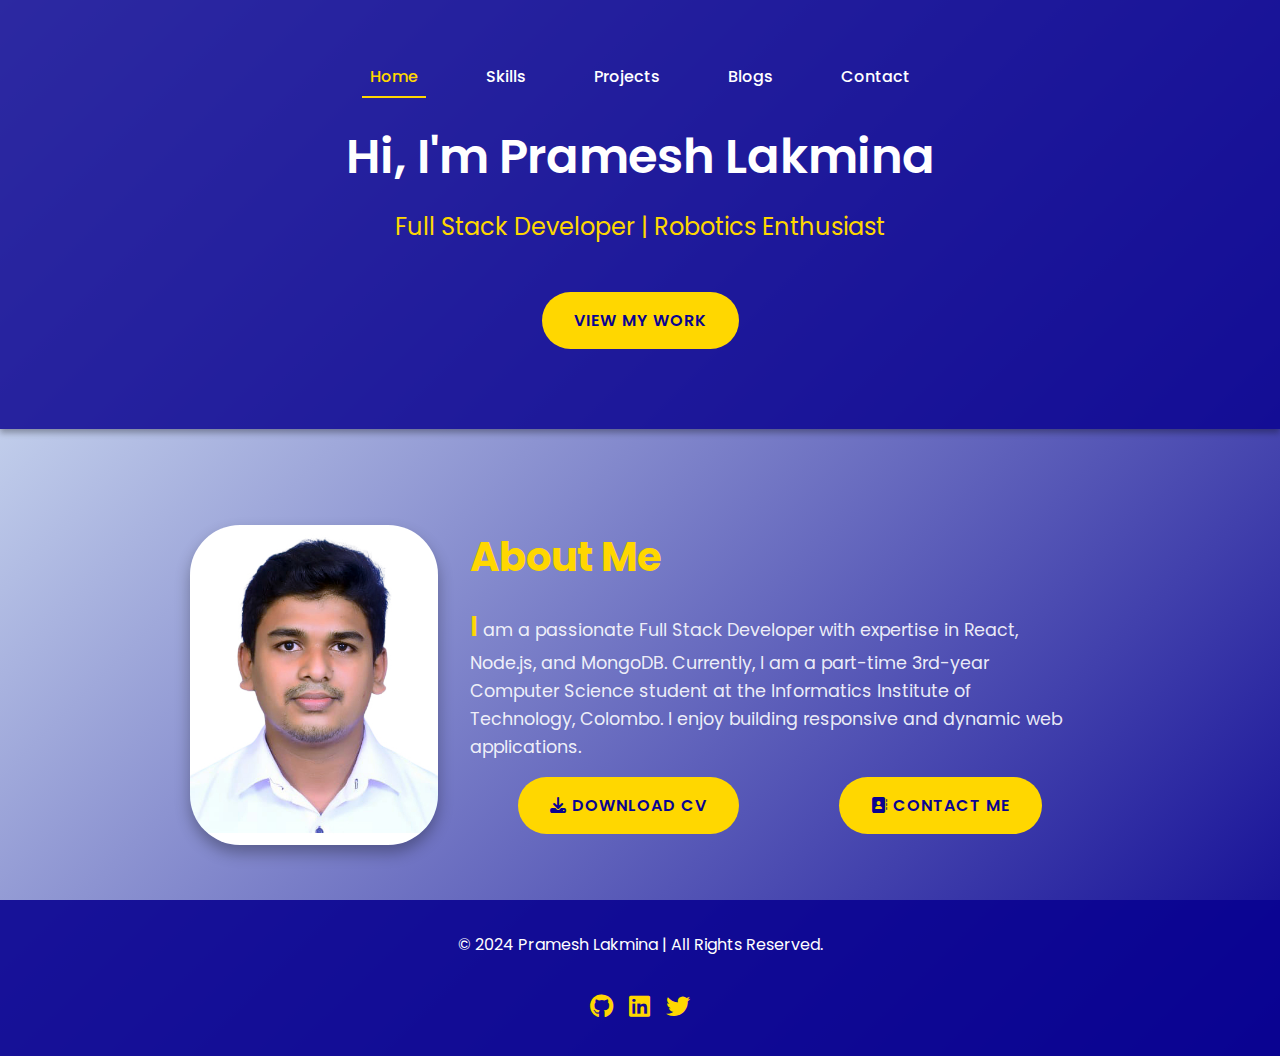
<file: index.html>
<!DOCTYPE html>
<html lang="en">
  <head>
    <meta charset="UTF-8" />
    <meta name="viewport" content="width=device-width, initial-scale=1.0" />
    <link rel="stylesheet" href="./public/styles/styles.css" />
    <link rel="icon" href="./public/images/profile.jpg" />
    <title>Pramesh Lakmina - Portfolio</title>
  </head>
  <body>
    <header id="hero-header" class="hero-header">
      <input type="checkbox" id="menuToggle" />
      <label for="menuToggle" class="menu-toggle">
        <i class="fas fa-bars"></i>
      </label>

      <nav id="main-nav" class="main-nav">
        <a href="index.html" class="active">Home</a>
        <a href="./src/skills.html">Skills</a>
        <a href="./src/projects.html">Projects</a>
        <a href="./src/blogs.html">Blogs</a>
        <a href="./src/contact.html">Contact</a>
      </nav>
      <h1 id="main-title" class="main-title">Hi, I'm Pramesh Lakmina</h1>
      <p id="tagline" class="tagline">
        Full Stack Developer | Robotics Enthusiast
      </p>
      <a href="./src/projects.html" id="cta-view-work" class="cta-button"
        >View My Work</a
      >
    </header>

    <section id="about-me" class="about-me">
      <div id="profile-img" class="profile-img">
        <img src="./public/images/profile.jpg" alt="Pramesh Lakmina" />
      </div>
      <div id="about-content" class="about-content">
        <h2 id="about-title">About Me</h2>
        <p id="about-description">
          I am a passionate Full Stack Developer with expertise in React,
          Node.js, and MongoDB. Currently, I am a part-time 3rd-year Computer
          Science student at the Informatics Institute of Technology, Colombo. I
          enjoy building responsive and dynamic web applications.
        </p>

        <div class="about-me-cta-button-container">
          <a
            href="./public/documents/Pramesh Priyashan Lakmina (1).pdf"
            target="_blank"
            id="cta-download-cv"
            class="cta-button"
            ><i class="fa-solid fa-download"></i> Download CV</a
          >
          <a href="./src/contact.html" id="cta-contact-me" class="cta-button"
            ><i class="fa fa-address-book"></i> contact me</a
          >
        </div>
      </div>
    </section>

    <footer id="main-footer">
      <div id="footer-content" class="footer-content">
        <p id="footer-text">
          &copy; 2024 Pramesh Lakmina | All Rights Reserved.
        </p>
        <div class="social-icons">
          <a href="https://github.com/RVKPP-Lakmina" target="_blank"
            ><i class="fab fa-github"></i
          ></a>
          <a
            href="https://www.linkedin.com/in/rvkp-priyashan-lakmina/"
            target="_blank"
            ><i class="fab fa-linkedin"></i
          ></a>
          <a href="#" target="_blank"><i class="fab fa-twitter"></i></a>
        </div>
      </div>
    </footer>
  </body>
</html>
</file>
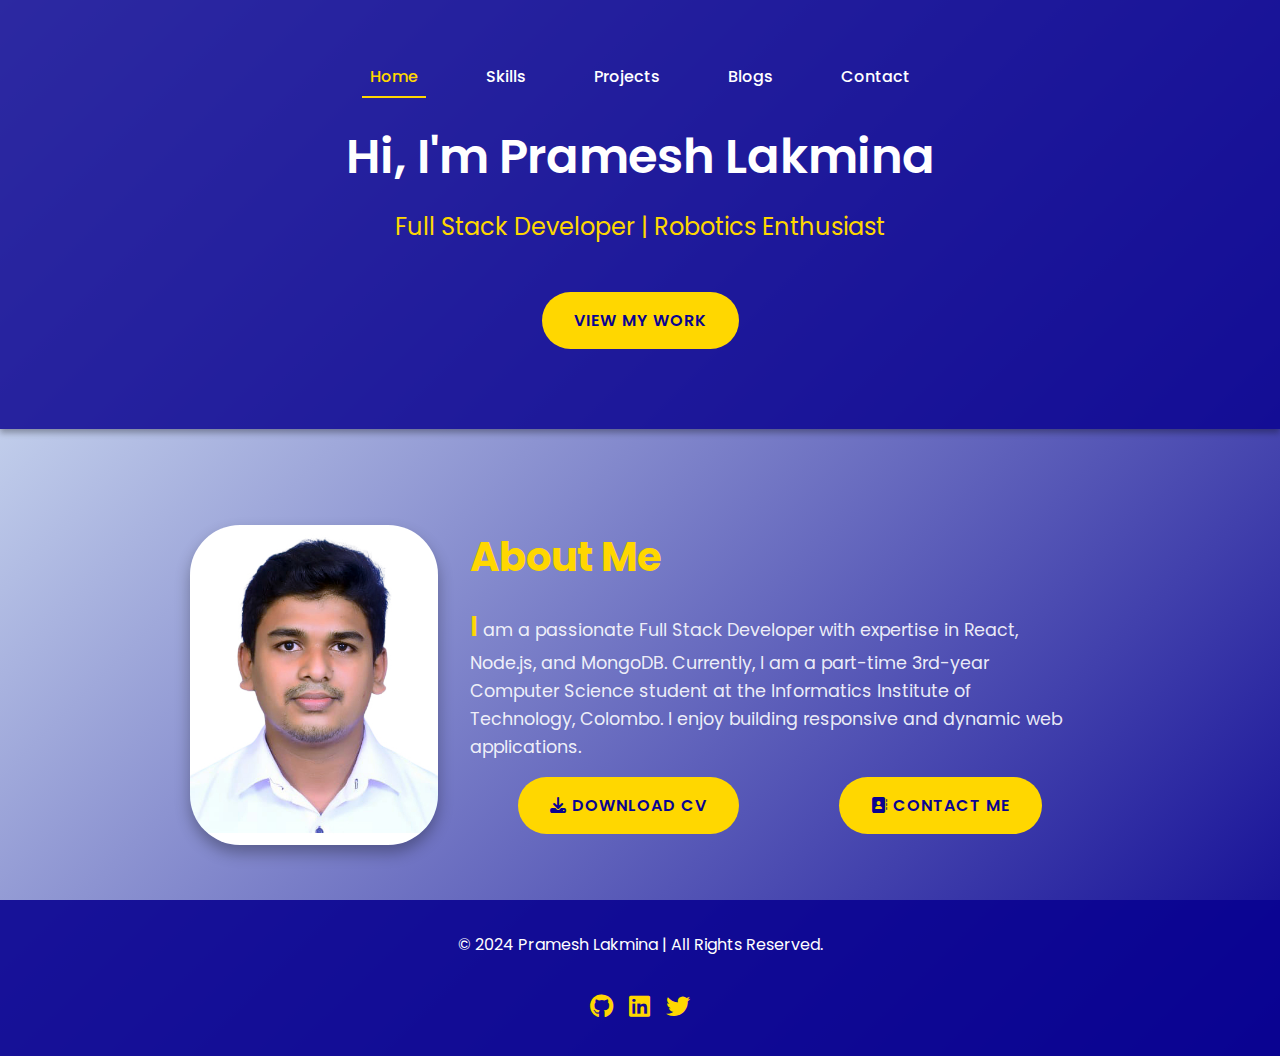
<file: src/index.html>
<!DOCTYPE html>
<html lang="en">
  <head>
    <meta charset="UTF-8" />
    <meta name="viewport" content="width=device-width, initial-scale=1.0" />
    <link rel="stylesheet" href="../public/styles/styles.css" />
    <title>Pramesh Lakmina - Portfolio</title>
  </head>
  <body>
    <header id="hero-header" class="hero-header">
      <input type="checkbox" id="menuToggle" />
      <label for="menuToggle" class="menu-toggle">
        <i class="fas fa-bars"></i>
      </label>

      <nav id="main-nav" class="main-nav">
        <a href="index.html" class="active">Home</a>
        <a href="skills.html">Skills</a>
        <a href="projects.html">Projects</a>
        <a href="blogs.html">Blogs</a>
        <a href="contact.html">Contact</a>
      </nav>
      <h1 id="main-title" class="main-title">Hi, I'm Pramesh Lakmina</h1>
      <p id="tagline" class="tagline">
        Full Stack Developer | Robotics Enthusiast
      </p>
      <a href="projects.html" id="cta-view-work" class="cta-button"
        >View My Work</a
      >
    </header>

    <section id="about-me" class="about-me">
      <div id="profile-img" class="profile-img">
        <img src="../public/images/profile.jpg" alt="Pramesh Lakmina" />
      </div>
      <div id="about-content" class="about-content">
        <h2 id="about-title">About Me</h2>
        <p id="about-description">
          I am a passionate Full Stack Developer with expertise in React,
          Node.js, and MongoDB. Currently, I am a part-time 3rd-year Computer
          Science student at the Informatics Institute of Technology, Colombo. I
          enjoy building responsive and dynamic web applications.
        </p>

        <div class="about-me-cta-button-container">
          <a
            href="../public//documents/Pramesh Priyashan Lakmina (1).pdf"
            target="_blank"
            id="cta-download-cv"
            class="cta-button"
            ><i class="fa-solid fa-download"></i> Download CV</a
          >
          <a href="../src/contact.html" id="cta-contact-me" class="cta-button"
            ><i class="fa fa-address-book"></i> contact me</a
          >
        </div>
      </div>
    </section>

    <footer id="main-footer">
      <div id="footer-content" class="footer-content">
        <p id="footer-text">
          &copy; 2024 Pramesh Lakmina | All Rights Reserved.
        </p>
        <div class="social-icons">
          <a href="https://github.com/RVKPP-Lakmina" target="_blank"
            ><i class="fab fa-github"></i
          ></a>
          <a
            href="https://www.linkedin.com/in/rvkp-priyashan-lakmina/"
            target="_blank"
            ><i class="fab fa-linkedin"></i
          ></a>
          <a href="#" target="_blank"><i class="fab fa-twitter"></i></a>
        </div>
      </div>
    </footer>
  </body>
</html>
</file>
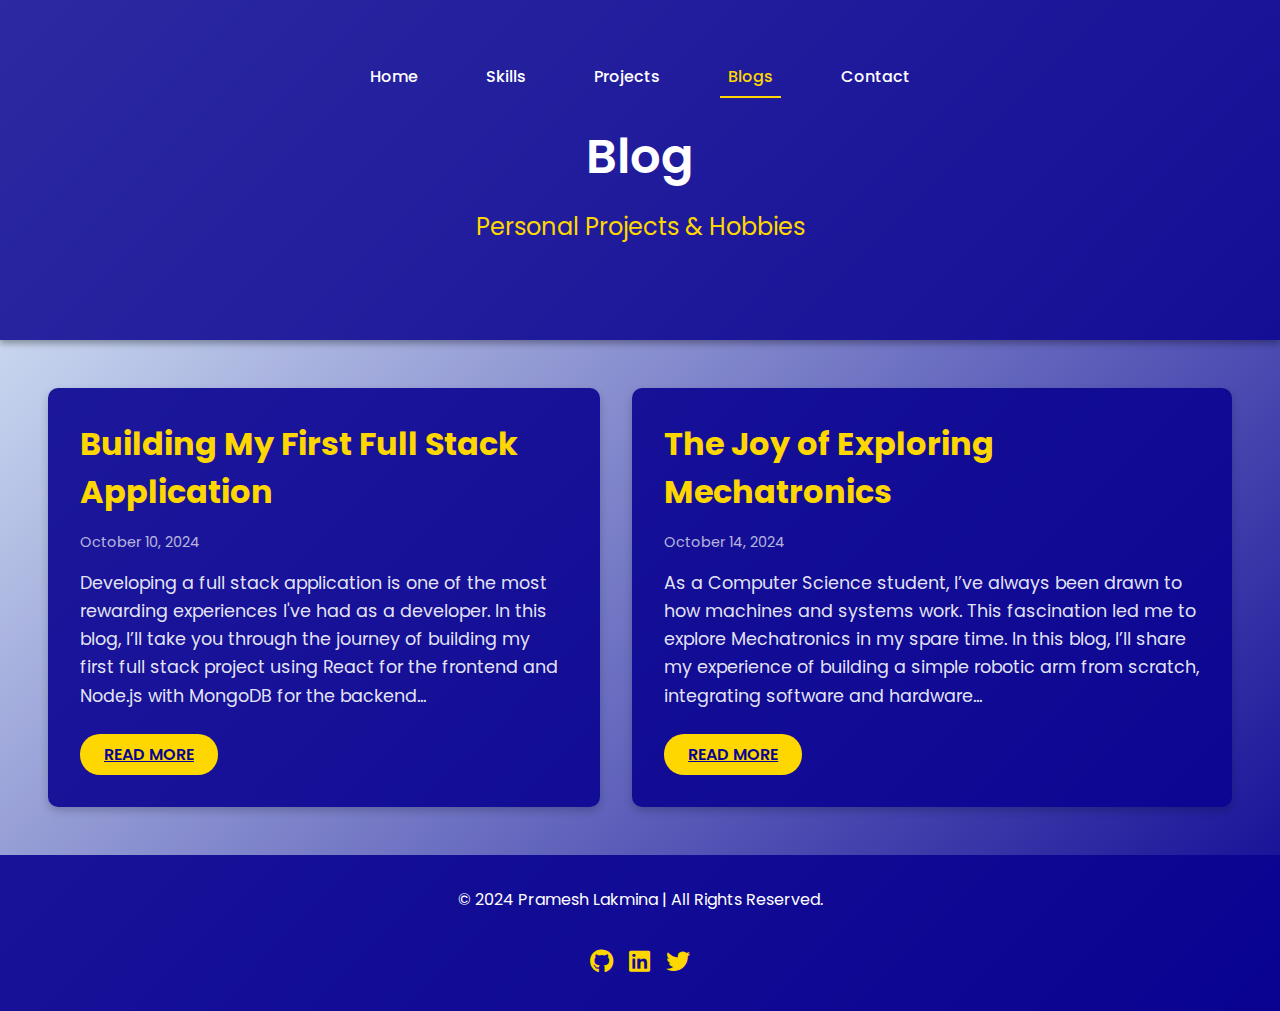
<file: src/blogs.html>
<!DOCTYPE html>
<html lang="en">
  <head>
    <meta charset="UTF-8" />
    <meta name="viewport" content="width=device-width, initial-scale=1.0" />
    <link rel="stylesheet" href="../public/styles/styles.css" />
    <link rel="icon" href="../public/images/profile.jpg" />
    <title>Pramesh Lakmina - Blog</title>
  </head>
  <body>
    <header class="hero-header">
      <input type="checkbox" id="menuToggle" />
      <label for="menuToggle" class="menu-toggle">
        <i class="fas fa-bars"></i>
      </label>

      <nav id="main-nav" class="main-nav">
        <a href="../index.html">Home</a>
        <a href="skills.html">Skills</a>
        <a href="projects.html">Projects</a>
        <a href="blogs.html" class="active">Blogs</a>
        <a href="contact.html">Contact</a>
      </nav>
      <h1 class="main-title">Blog</h1>
      <p class="tagline">Personal Projects & Hobbies</p>
    </header>

    <section class="blog-section">
      <article class="blog-post">
        <h2>Building My First Full Stack Application</h2>
        <time datetime="2024-10-10">October 10, 2024</time>
        <p>
          Developing a full stack application is one of the most rewarding
          experiences I've had as a developer. In this blog, I’ll take you
          through the journey of building my first full stack project using
          React for the frontend and Node.js with MongoDB for the backend...
        </p>
        <div>
          <a href="./pages/fullstack-blog.html" class="read-more">Read more</a>
        </div>
      </article>

      <article class="blog-post">
        <h2>The Joy of Exploring Mechatronics</h2>
        <time datetime="2024-10-14">October 14, 2024</time>
        <p>
          As a Computer Science student, I’ve always been drawn to how machines
          and systems work. This fascination led me to explore Mechatronics in
          my spare time. In this blog, I’ll share my experience of building a
          simple robotic arm from scratch, integrating software and hardware...
        </p>
        <div>
          <a href="./pages/mechatronics-blog.html" class="read-more"
            >Read more</a
          >
        </div>
      </article>
    </section>

    <footer>
      <div class="footer-content">
        <p>&copy; 2024 Pramesh Lakmina | All Rights Reserved.</p>
        <div class="social-icons">
          <a href="https://github.com/RVKPP-Lakmina" target="_blank"
            ><i class="fab fa-github"></i
          ></a>
          <a
            href="https://www.linkedin.com/in/rvkp-priyashan-lakmina/"
            target="_blank"
            ><i class="fab fa-linkedin"></i
          ></a>
          <a href="#" target="_blank"><i class="fab fa-twitter"></i></a>
        </div>
      </div>
    </footer>
  </body>
</html>
</file>
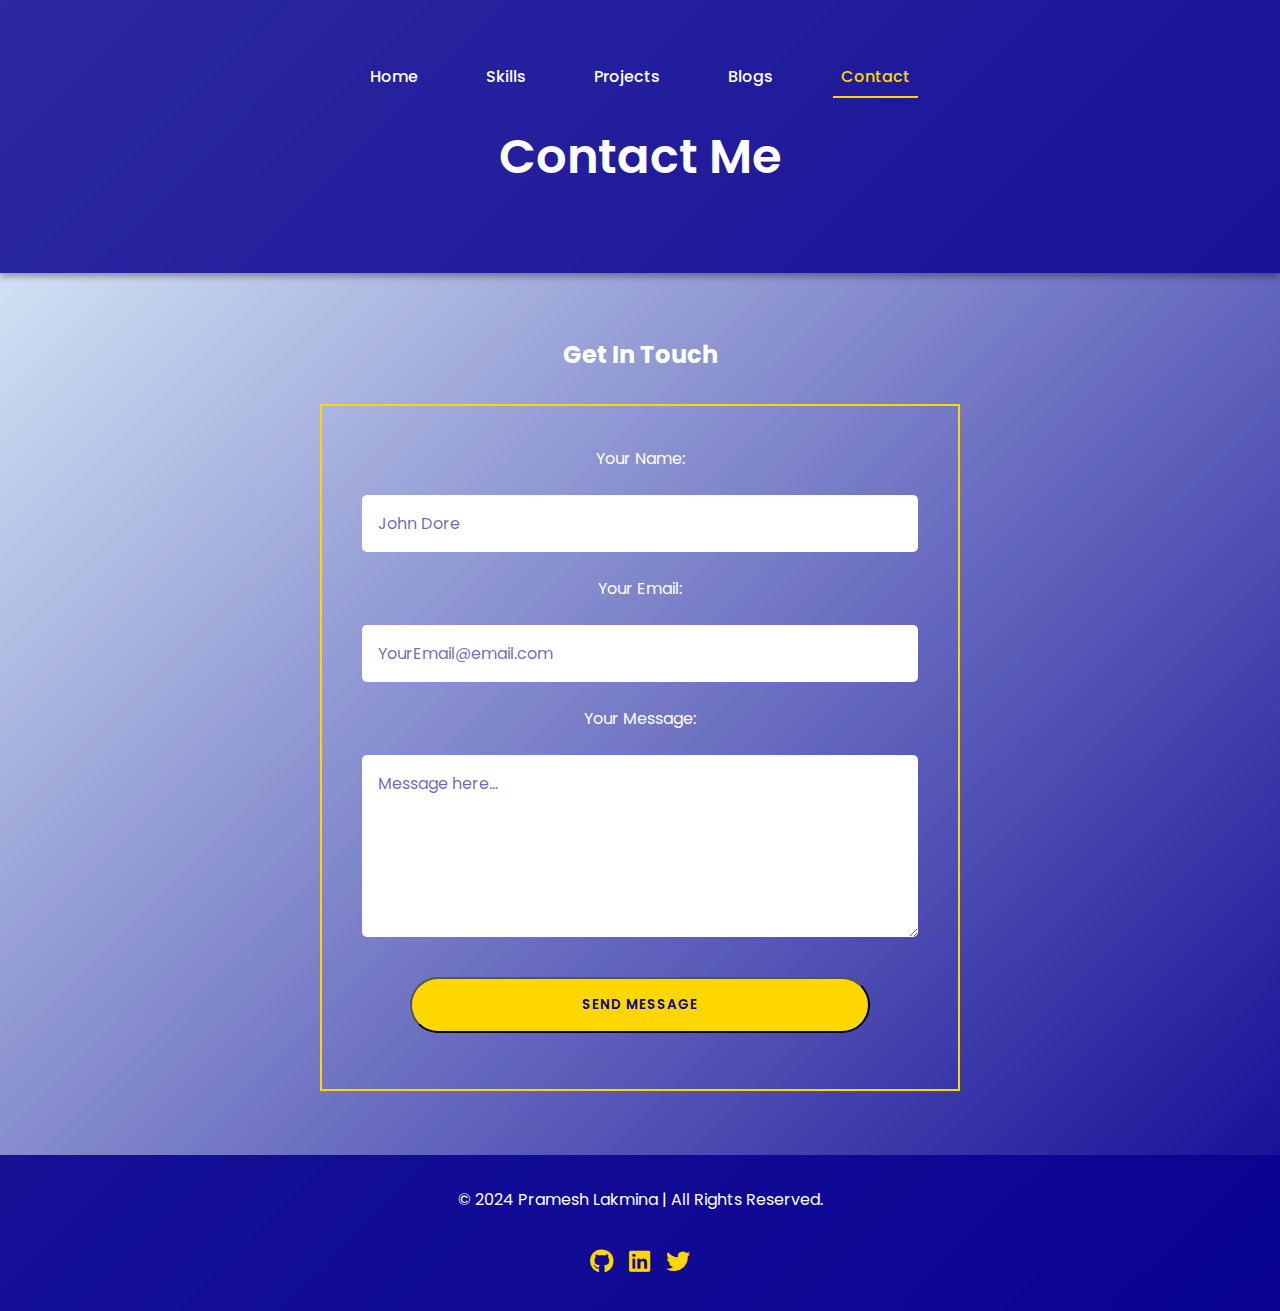
<file: src/contact.html>
<!DOCTYPE html>
<html lang="en">
  <head>
    <meta charset="UTF-8" />
    <meta name="viewport" content="width=device-width, initial-scale=1.0" />
    <link rel="stylesheet" href="../public/styles/styles.css" />
    <link rel="icon" href="../public/images/profile.jpg" />
    <title>Contact - Pramesh Lakmina</title>
  </head>
  <body>
    <header class="hero-header">
      <input type="checkbox" id="menuToggle" />
      <label for="menuToggle" class="menu-toggle">
        <i class="fas fa-bars"></i>
      </label>

      <nav id="main-nav" class="main-nav">
        <a href="../index.html">Home</a>
        <a href="skills.html">Skills</a>
        <a href="projects.html">Projects</a>
        <a href="blogs.html">Blogs</a>
        <a href="contact.html" class="active">Contact</a>
      </nav>
      <h1 class="main-title">Contact Me</h1>
    </header>

    <section class="contact-section">
      <h2>Get In Touch</h2>
      <form class="contact-form" action="submit-form-url" method="POST">
        <label for="name">Your Name:</label>
        <input
          type="text"
          id="name"
          name="name"
          required
          placeholder="John Dore"
        />

        <label for="email">Your Email:</label>
        <input
          type="email"
          id="email"
          name="email"
          required
          placeholder="YourEmail@email.com"
        />

        <label for="message">Your Message:</label>
        <textarea
          id="message"
          name="message"
          rows="6"
          required
          placeholder="Message here..."
        ></textarea>

        <button type="submit" class="cta-button">Send Message</button>
      </form>
    </section>

    <footer>
      <div class="footer-content">
        <p>&copy; 2024 Pramesh Lakmina | All Rights Reserved.</p>
        <div class="social-icons">
          <a href="https://github.com/RVKPP-Lakmina" target="_blank"
            ><i class="fab fa-github"></i
          ></a>
          <a
            href="https://www.linkedin.com/in/rvkp-priyashan-lakmina/"
            target="_blank"
            ><i class="fab fa-linkedin"></i
          ></a>
          <a href="#" target="_blank"><i class="fab fa-twitter"></i></a>
        </div>
      </div>
    </footer>
  </body>
</html>
</file>
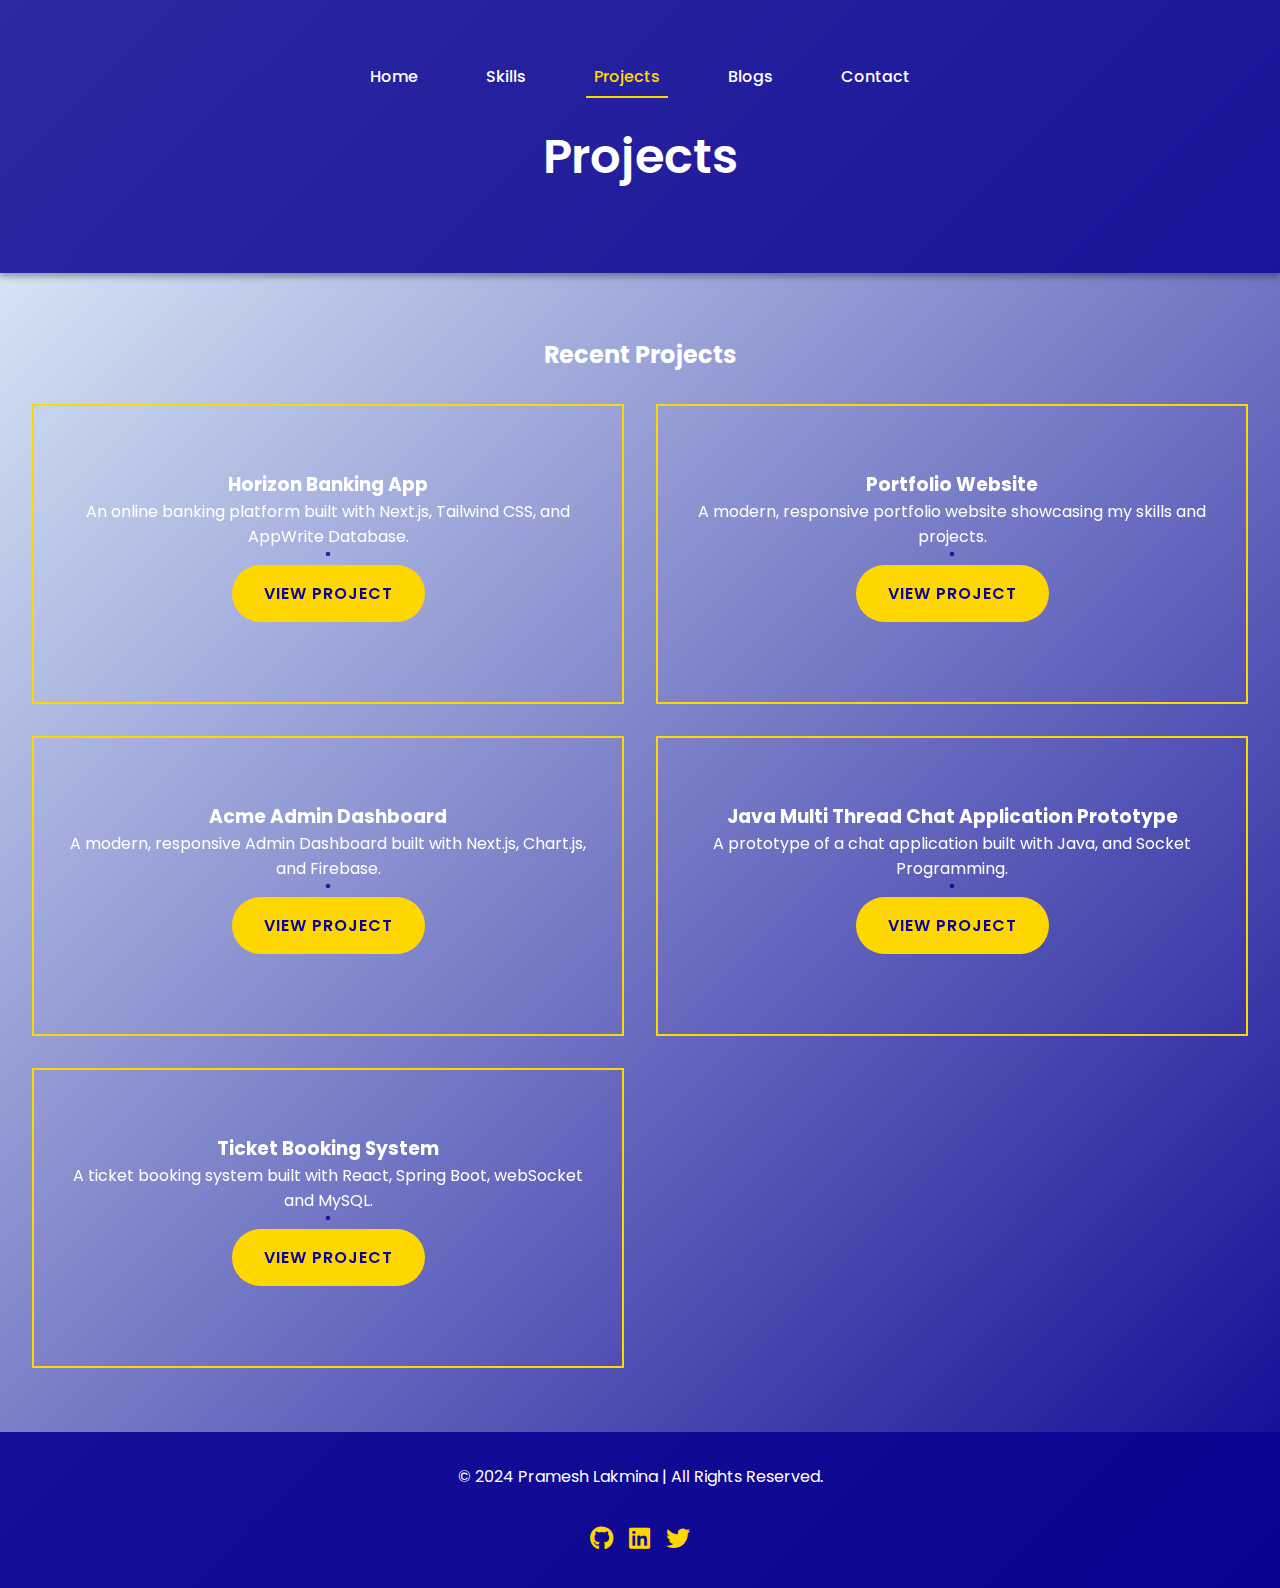
<file: src/projects.html>
<!DOCTYPE html>
<html lang="en">
  <head>
    <meta charset="UTF-8" />
    <meta name="viewport" content="width=device-width, initial-scale=1.0" />
    <link rel="stylesheet" href="../public/styles/styles.css" />
    <link rel="icon" href="../public/images/profile.jpg" />
    <title>Projects - Pramesh Lakmina</title>
  </head>
  <body>
    <header class="hero-header">
      <input type="checkbox" id="menuToggle" />
      <label for="menuToggle" class="menu-toggle">
        <i class="fas fa-bars"></i>
      </label>

      <nav id="main-nav" class="main-nav">
        <a href="../index.html">Home</a>
        <a href="skills.html">Skills</a>
        <a href="projects.html" class="active">Projects</a>
        <a href="blogs.html">Blogs</a>
        <a href="contact.html">Contact</a>
      </nav>
      <h1 class="main-title">Projects</h1>
    </header>
    <section class="projects-section">
      <h2>Recent Projects</h2>
      <div class="projects-container">
        <div class="project-card">
          <h3>Horizon Banking App</h3>
          <p>
            An online banking platform built with Next.js, Tailwind CSS, and
            AppWrite Database.
          </p>
          <a href="https://banking-ecru.vercel.app/" class="cta-button"
            >View Project</a
          >
        </div>
        <div class="project-card">
          <h3>Portfolio Website</h3>
          <p>
            A modern, responsive portfolio website showcasing my skills and
            projects.
          </p>
          <a
            href="https://rvkpp-lakmina.github.io/pure-portfolio-website/src/projects.html"
            class="cta-button"
            >View Project</a
          >
        </div>
        <div class="project-card">
          <h3>Acme Admin Dashboard</h3>
          <p>
            A modern, responsive Admin Dashboard built with Next.js, Chart.js,
            and Firebase.
          </p>
          <a
            href="https://github.com/RVKPP-Lakmina/acme-responsive-dashboard.git"
            class="cta-button"
            >View Project</a
          >
        </div>
        <div class="project-card">
          <h3>Java Multi Thread Chat Application Prototype</h3>
          <p>
            A prototype of a chat application built with Java, and Socket
            Programming.
          </p>
          <a
            href="https://github.com/RVKPP-Lakmina/chat-application-iit-csa-exam-2024.git"
            class="cta-button"
            >View Project</a
          >
        </div>
        <div class="project-card">
          <h3>Ticket Booking System</h3>
          <p>
            A ticket booking system built with React, Spring Boot, webSocket and
            MySQL.
          </p>
          <a href="#" class="cta-button">View Project</a>
        </div>
      </div>
    </section>

    <footer>
      <div class="footer-content">
        <p>&copy; 2024 Pramesh Lakmina | All Rights Reserved.</p>
        <div class="social-icons">
          <a href="https://github.com/RVKPP-Lakmina" target="_blank"
            ><i class="fab fa-github"></i
          ></a>
          <a
            href="https://www.linkedin.com/in/rvkp-priyashan-lakmina/"
            target="_blank"
            ><i class="fab fa-linkedin"></i
          ></a>
          <a href="#" target="_blank"><i class="fab fa-twitter"></i></a>
        </div>
      </div>
    </footer>
  </body>
</html>
</file>
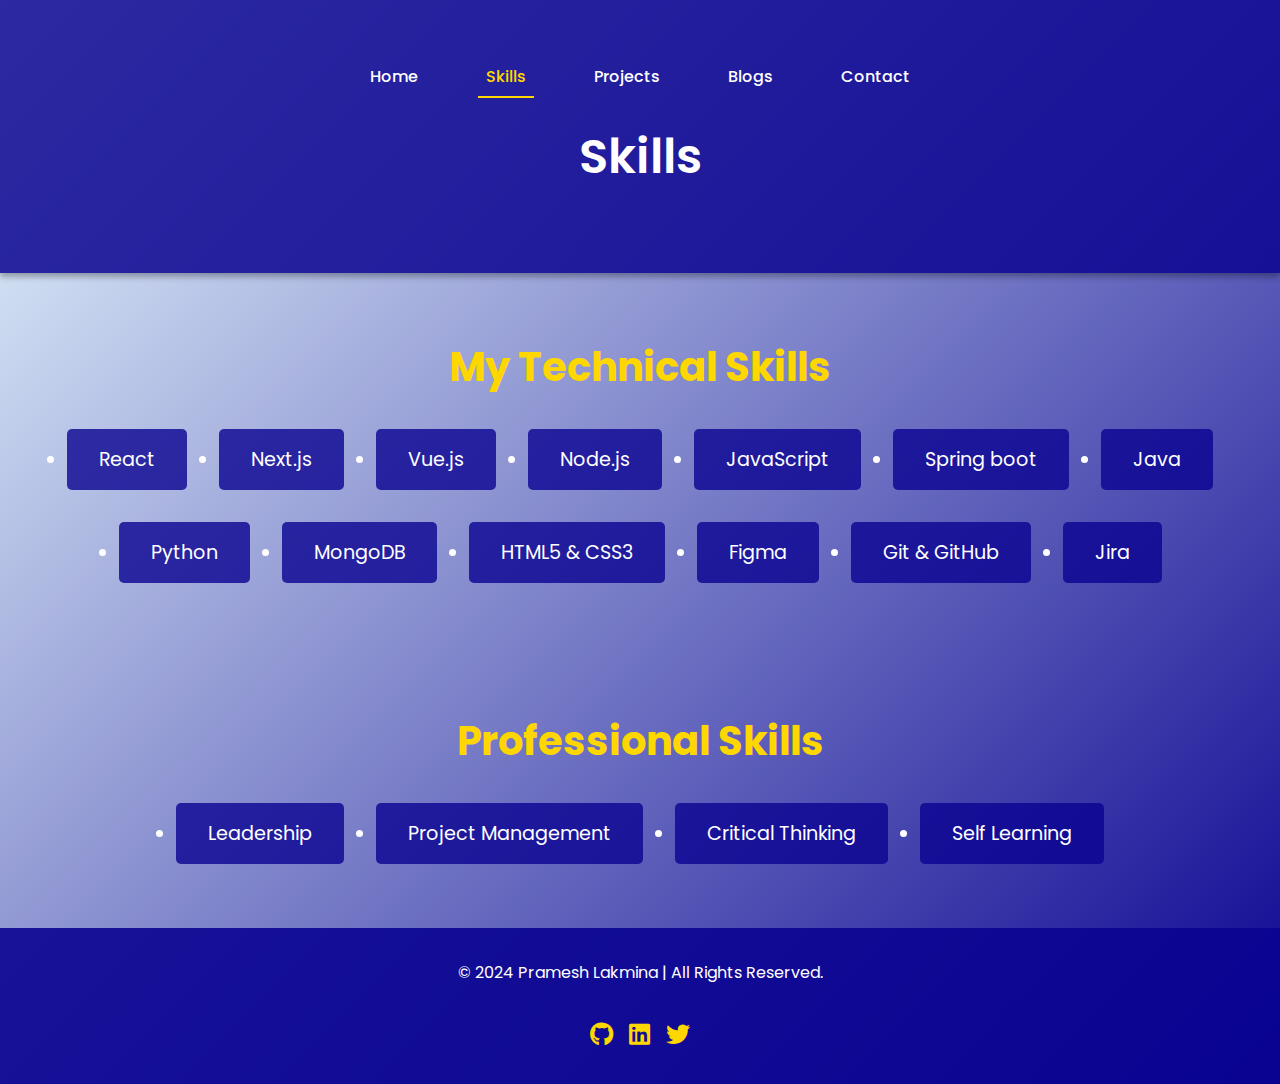
<file: src/skills.html>
<!DOCTYPE html>
<html lang="en">
  <head>
    <meta charset="UTF-8" />
    <meta name="viewport" content="width=device-width, initial-scale=1.0" />
    <link rel="stylesheet" href="../public/styles/styles.css" />
    <link rel="icon" href="../public/images/profile.jpg" />
    <title>Skills - Pramesh Lakmina</title>
  </head>
  <body>
    <header class="hero-header">
      <input type="checkbox" id="menuToggle" />
      <label for="menuToggle" class="menu-toggle">
        <i class="fas fa-bars"></i>
      </label>

      <nav id="main-nav" class="main-nav">
        <a href="../index.html">Home</a>
        <a href="skills.html" class="active">Skills</a>
        <a href="projects.html">Projects</a>
        <a href="blogs.html">Blogs</a>
        <a href="contact.html">Contact</a>
      </nav>
      <h1 class="main-title">Skills</h1>
    </header>

    <section class="skills-section">
      <h2>My Technical Skills</h2>
      <ul class="skills-list">
        <li>React</li>
        <li>Next.js</li>
        <li>Vue.js</li>
        <li>Node.js</li>
        <li>JavaScript</li>
        <li>Spring boot</li>
        <li>Java</li>
        <li>Python</li>
        <li>MongoDB</li>
        <li>HTML5 & CSS3</li>
        <li>Figma</li>
        <li>Git & GitHub</li>
        <li>Jira</li>
      </ul>
    </section>

    <section class="skills-section">
      <h2>Professional Skills</h2>
      <ul class="skills-list">
        <li>Leadership</li>
        <li>Project Management</li>
        <li>Critical Thinking</li>
        <li>Self Learning</li>
      </ul>
    </section>

    <footer>
      <div class="footer-content">
        <p>&copy; 2024 Pramesh Lakmina | All Rights Reserved.</p>
        <div class="social-icons">
          <a href="https://github.com/RVKPP-Lakmina" target="_blank"
            ><i class="fab fa-github"></i
          ></a>
          <a
            href="https://www.linkedin.com/in/rvkp-priyashan-lakmina/"
            target="_blank"
            ><i class="fab fa-linkedin"></i
          ></a>
          <a href="#" target="_blank"><i class="fab fa-twitter"></i></a>
        </div>
      </div>
    </footer>
  </body>
</html>
</file>
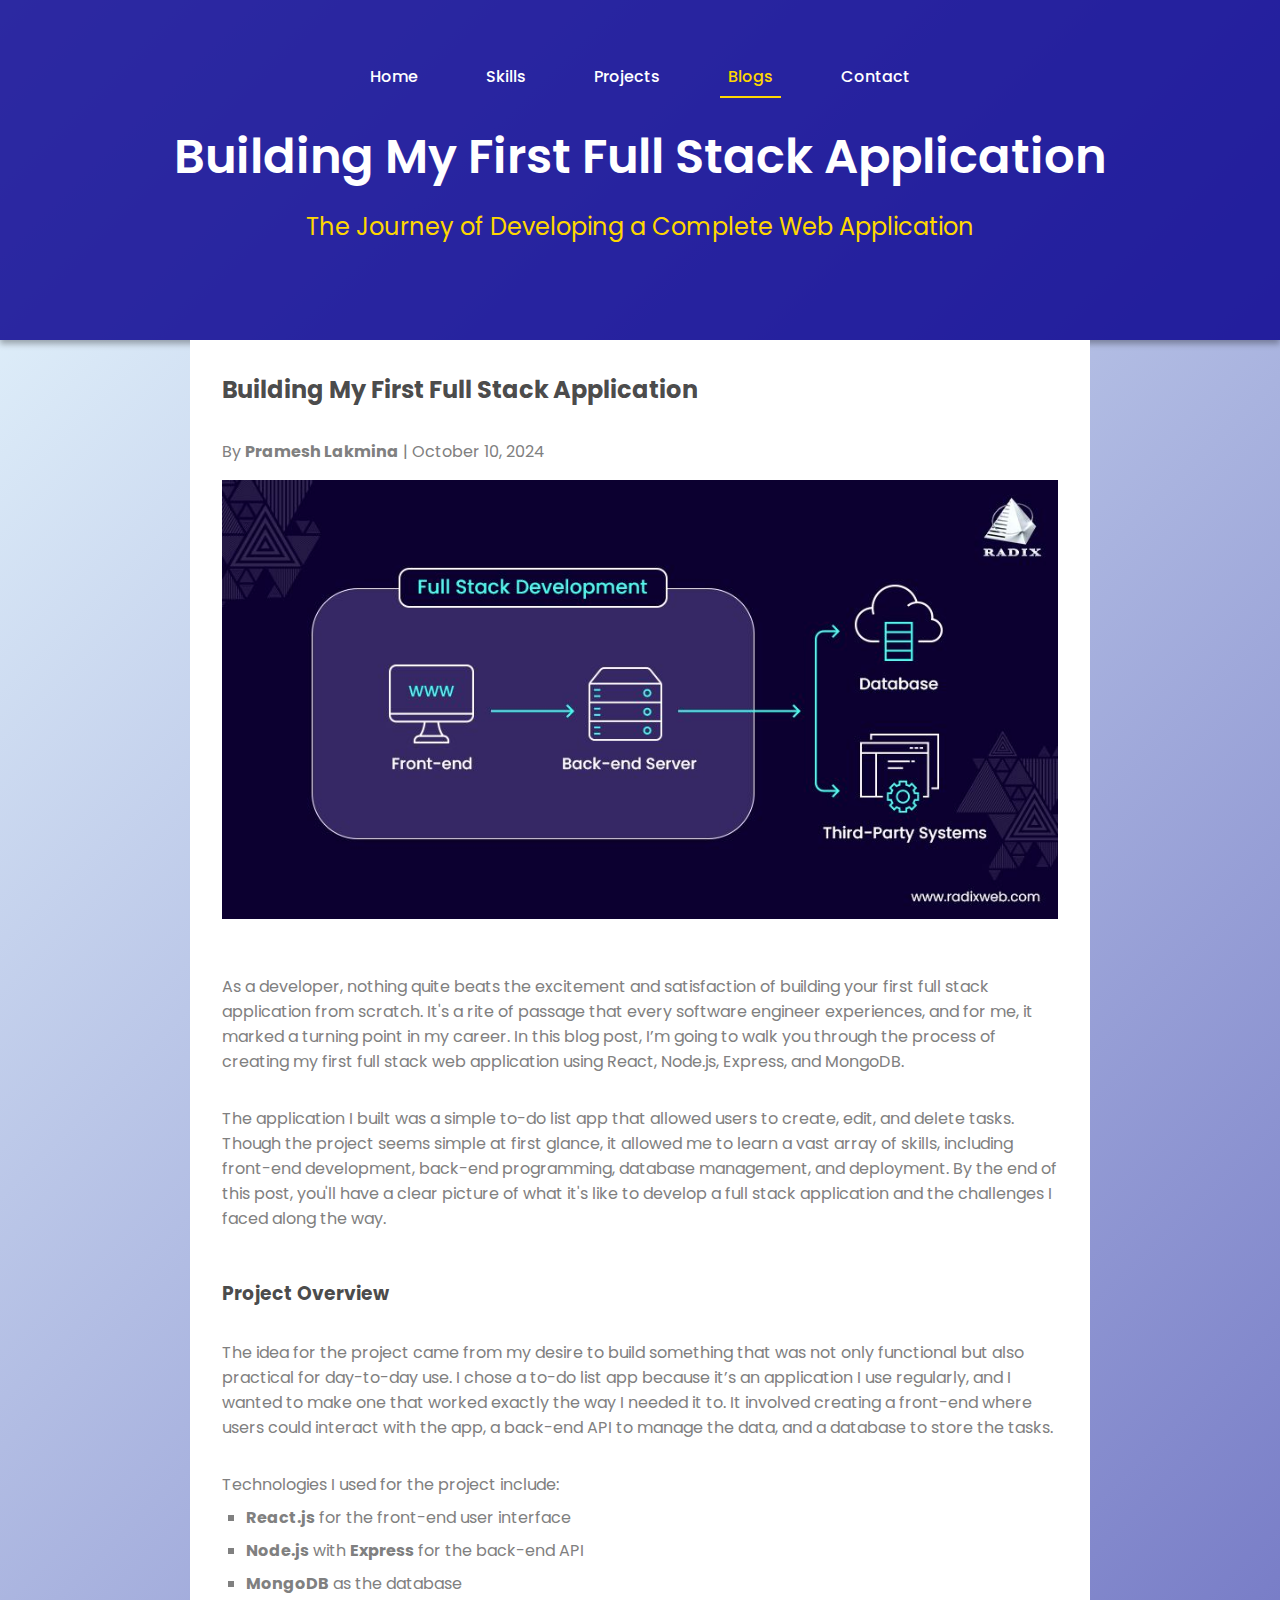
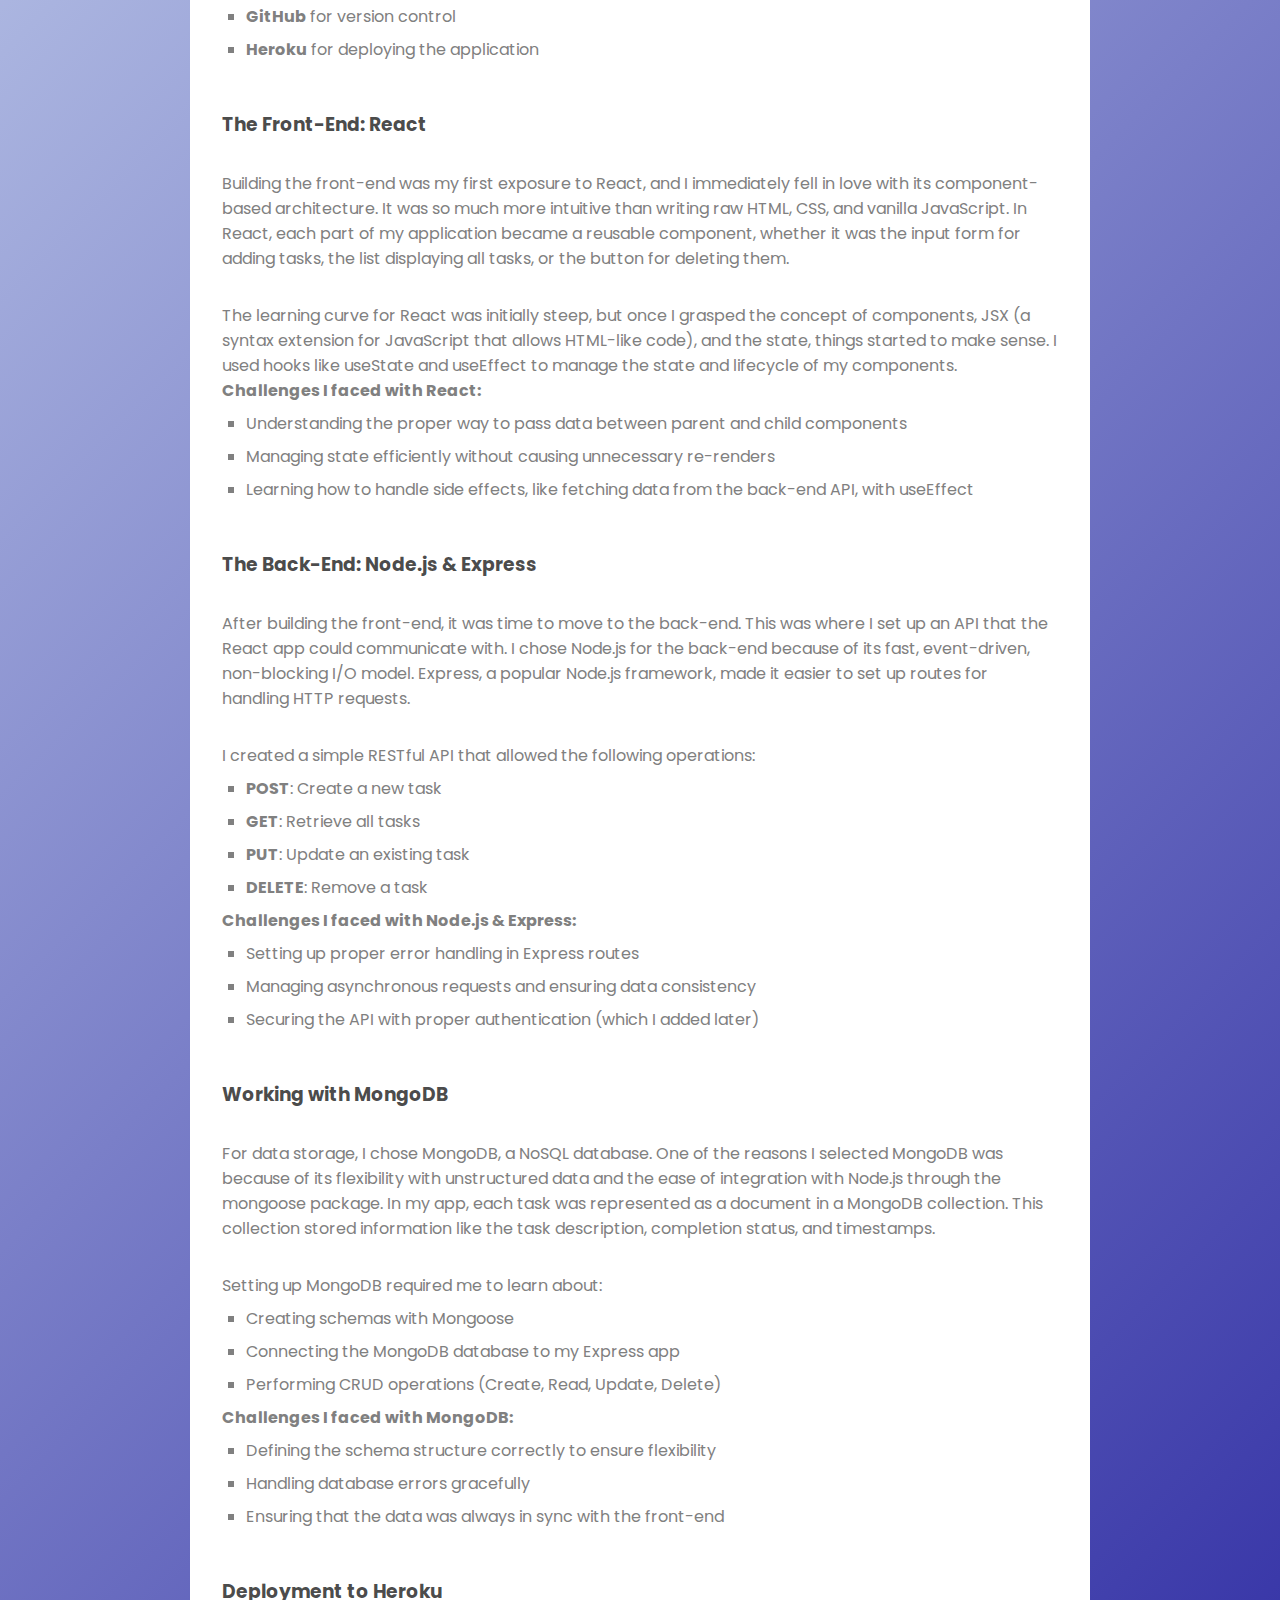
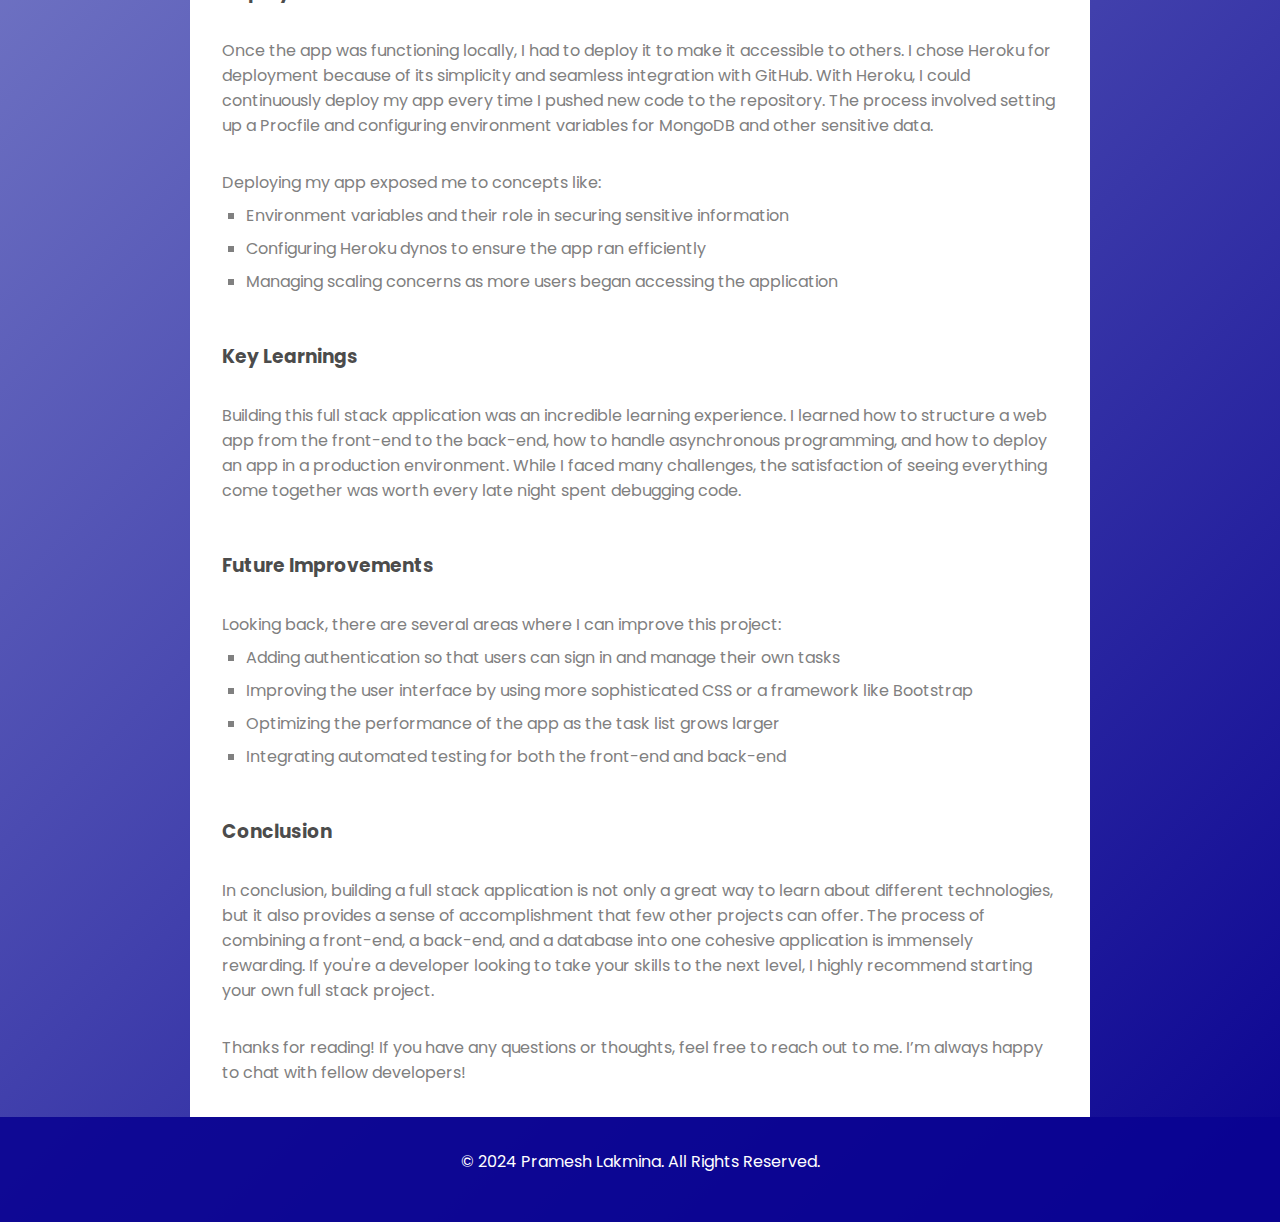
<file: src/pages/fullstack-blog.html>
<!DOCTYPE html>
<html lang="en">
  <head>
    <meta charset="UTF-8" />
    <meta name="viewport" content="width=device-width, initial-scale=1.0" />
    <meta
      name="description"
      content="A detailed blog post about building my first full-stack application with React and Node.js by Pramesh Lakmina."
    />
    <link rel="icon" href="../../public/images/fullstack Project Diagram.jpg" />
    <title>Building My First Full Stack Application | Pramesh Lakmina</title>
    <link rel="stylesheet" href="../../public/styles/styles.css" />
  </head>
  <body>
    <header class="hero-header">
      <input type="checkbox" id="menuToggle" />
      <label for="menuToggle" class="menu-toggle">
        <i class="fas fa-bars"></i>
      </label>

      <nav id="main-nav" class="main-nav">
        <a href="../../index.html">Home</a>
        <a href="../skills.html">Skills</a>
        <a href="../projects.html">Projects</a>
        <a href="../blogs.html" class="active">Blogs</a>
        <a href="../contact.html">Contact</a>
      </nav>
      <h1 class="main-title">Building My First Full Stack Application</h1>
      <p class="tagline">
        The Journey of Developing a Complete Web Application
      </p>
    </header>

    <main class="full-blog-post-container">
      <section class="blog-content">
        <article class="full-blog-post">
          <header>
            <h2>Building My First Full Stack Application</h2>
            <p>
              By <strong>Pramesh Lakmina</strong> |
              <time datetime="2024-10-10">October 10, 2024</time>
            </p>
          </header>

          <img
            src="../../public/images/fullstack Project Diagram.jpg"
            alt="Full Stack Project Diagram"
            class="blog-image"
          />

          <p>
            As a developer, nothing quite beats the excitement and satisfaction
            of building your first full stack application from scratch. It's a
            rite of passage that every software engineer experiences, and for
            me, it marked a turning point in my career. In this blog post, I’m
            going to walk you through the process of creating my first full
            stack web application using React, Node.js, Express, and MongoDB.
          </p>

          <p>
            The application I built was a simple to-do list app that allowed
            users to create, edit, and delete tasks. Though the project seems
            simple at first glance, it allowed me to learn a vast array of
            skills, including front-end development, back-end programming,
            database management, and deployment. By the end of this post, you'll
            have a clear picture of what it's like to develop a full stack
            application and the challenges I faced along the way.
          </p>

          <h3>Project Overview</h3>
          <p>
            The idea for the project came from my desire to build something that
            was not only functional but also practical for day-to-day use. I
            chose a to-do list app because it’s an application I use regularly,
            and I wanted to make one that worked exactly the way I needed it to.
            It involved creating a front-end where users could interact with the
            app, a back-end API to manage the data, and a database to store the
            tasks.
          </p>

          <p>Technologies I used for the project include:</p>
          <ul>
            <li><strong>React.js</strong> for the front-end user interface</li>
            <li>
              <strong>Node.js</strong> with <strong>Express</strong> for the
              back-end API
            </li>
            <li><strong>MongoDB</strong> as the database</li>
            <li><strong>GitHub</strong> for version control</li>
            <li><strong>Heroku</strong> for deploying the application</li>
          </ul>

          <h3>The Front-End: React</h3>
          <p>
            Building the front-end was my first exposure to React, and I
            immediately fell in love with its component-based architecture. It
            was so much more intuitive than writing raw HTML, CSS, and vanilla
            JavaScript. In React, each part of my application became a reusable
            component, whether it was the input form for adding tasks, the list
            displaying all tasks, or the button for deleting them.
          </p>

          <p>
            The learning curve for React was initially steep, but once I grasped
            the concept of components, JSX (a syntax extension for JavaScript
            that allows HTML-like code), and the state, things started to make
            sense. I used hooks like <code>useState</code> and
            <code>useEffect</code> to manage the state and lifecycle of my
            components.
          </p>

          <h4>Challenges I faced with React:</h4>
          <ul>
            <li>
              Understanding the proper way to pass data between parent and child
              components
            </li>
            <li>
              Managing state efficiently without causing unnecessary re-renders
            </li>
            <li>
              Learning how to handle side effects, like fetching data from the
              back-end API, with <code>useEffect</code>
            </li>
          </ul>

          <h3>The Back-End: Node.js & Express</h3>
          <p>
            After building the front-end, it was time to move to the back-end.
            This was where I set up an API that the React app could communicate
            with. I chose Node.js for the back-end because of its fast,
            event-driven, non-blocking I/O model. Express, a popular Node.js
            framework, made it easier to set up routes for handling HTTP
            requests.
          </p>

          <p>
            I created a simple RESTful API that allowed the following
            operations:
          </p>
          <ul>
            <li><strong>POST</strong>: Create a new task</li>
            <li><strong>GET</strong>: Retrieve all tasks</li>
            <li><strong>PUT</strong>: Update an existing task</li>
            <li><strong>DELETE</strong>: Remove a task</li>
          </ul>

          <h4>Challenges I faced with Node.js & Express:</h4>
          <ul>
            <li>Setting up proper error handling in Express routes</li>
            <li>
              Managing asynchronous requests and ensuring data consistency
            </li>
            <li>
              Securing the API with proper authentication (which I added later)
            </li>
          </ul>

          <h3>Working with MongoDB</h3>
          <p>
            For data storage, I chose MongoDB, a NoSQL database. One of the
            reasons I selected MongoDB was because of its flexibility with
            unstructured data and the ease of integration with Node.js through
            the
            <code>mongoose</code> package. In my app, each task was represented
            as a document in a MongoDB collection. This collection stored
            information like the task description, completion status, and
            timestamps.
          </p>

          <p>Setting up MongoDB required me to learn about:</p>
          <ul>
            <li>Creating schemas with Mongoose</li>
            <li>Connecting the MongoDB database to my Express app</li>
            <li>Performing CRUD operations (Create, Read, Update, Delete)</li>
          </ul>

          <h4>Challenges I faced with MongoDB:</h4>
          <ul>
            <li>
              Defining the schema structure correctly to ensure flexibility
            </li>
            <li>Handling database errors gracefully</li>
            <li>
              Ensuring that the data was always in sync with the front-end
            </li>
          </ul>

          <h3>Deployment to Heroku</h3>
          <p>
            Once the app was functioning locally, I had to deploy it to make it
            accessible to others. I chose Heroku for deployment because of its
            simplicity and seamless integration with GitHub. With Heroku, I
            could continuously deploy my app every time I pushed new code to the
            repository. The process involved setting up a
            <code>Procfile</code> and configuring environment variables for
            MongoDB and other sensitive data.
          </p>

          <p>Deploying my app exposed me to concepts like:</p>
          <ul>
            <li>
              Environment variables and their role in securing sensitive
              information
            </li>
            <li>Configuring Heroku dynos to ensure the app ran efficiently</li>
            <li>
              Managing scaling concerns as more users began accessing the
              application
            </li>
          </ul>

          <h3>Key Learnings</h3>
          <p>
            Building this full stack application was an incredible learning
            experience. I learned how to structure a web app from the front-end
            to the back-end, how to handle asynchronous programming, and how to
            deploy an app in a production environment. While I faced many
            challenges, the satisfaction of seeing everything come together was
            worth every late night spent debugging code.
          </p>

          <h3>Future Improvements</h3>
          <p>
            Looking back, there are several areas where I can improve this
            project:
          </p>
          <ul>
            <li>
              Adding authentication so that users can sign in and manage their
              own tasks
            </li>
            <li>
              Improving the user interface by using more sophisticated CSS or a
              framework like Bootstrap
            </li>
            <li>
              Optimizing the performance of the app as the task list grows
              larger
            </li>
            <li>
              Integrating automated testing for both the front-end and back-end
            </li>
          </ul>

          <h3>Conclusion</h3>
          <p>
            In conclusion, building a full stack application is not only a great
            way to learn about different technologies, but it also provides a
            sense of accomplishment that few other projects can offer. The
            process of combining a front-end, a back-end, and a database into
            one cohesive application is immensely rewarding. If you're a
            developer looking to take your skills to the next level, I highly
            recommend starting your own full stack project.
          </p>

          <p>
            Thanks for reading! If you have any questions or thoughts, feel free
            to reach out to me. I’m always happy to chat with fellow developers!
          </p>
        </article>
      </section>
    </main>

    <footer>
      <p>&copy; 2024 Pramesh Lakmina. All Rights Reserved.</p>
    </footer>
  </body>
</html>
</file>
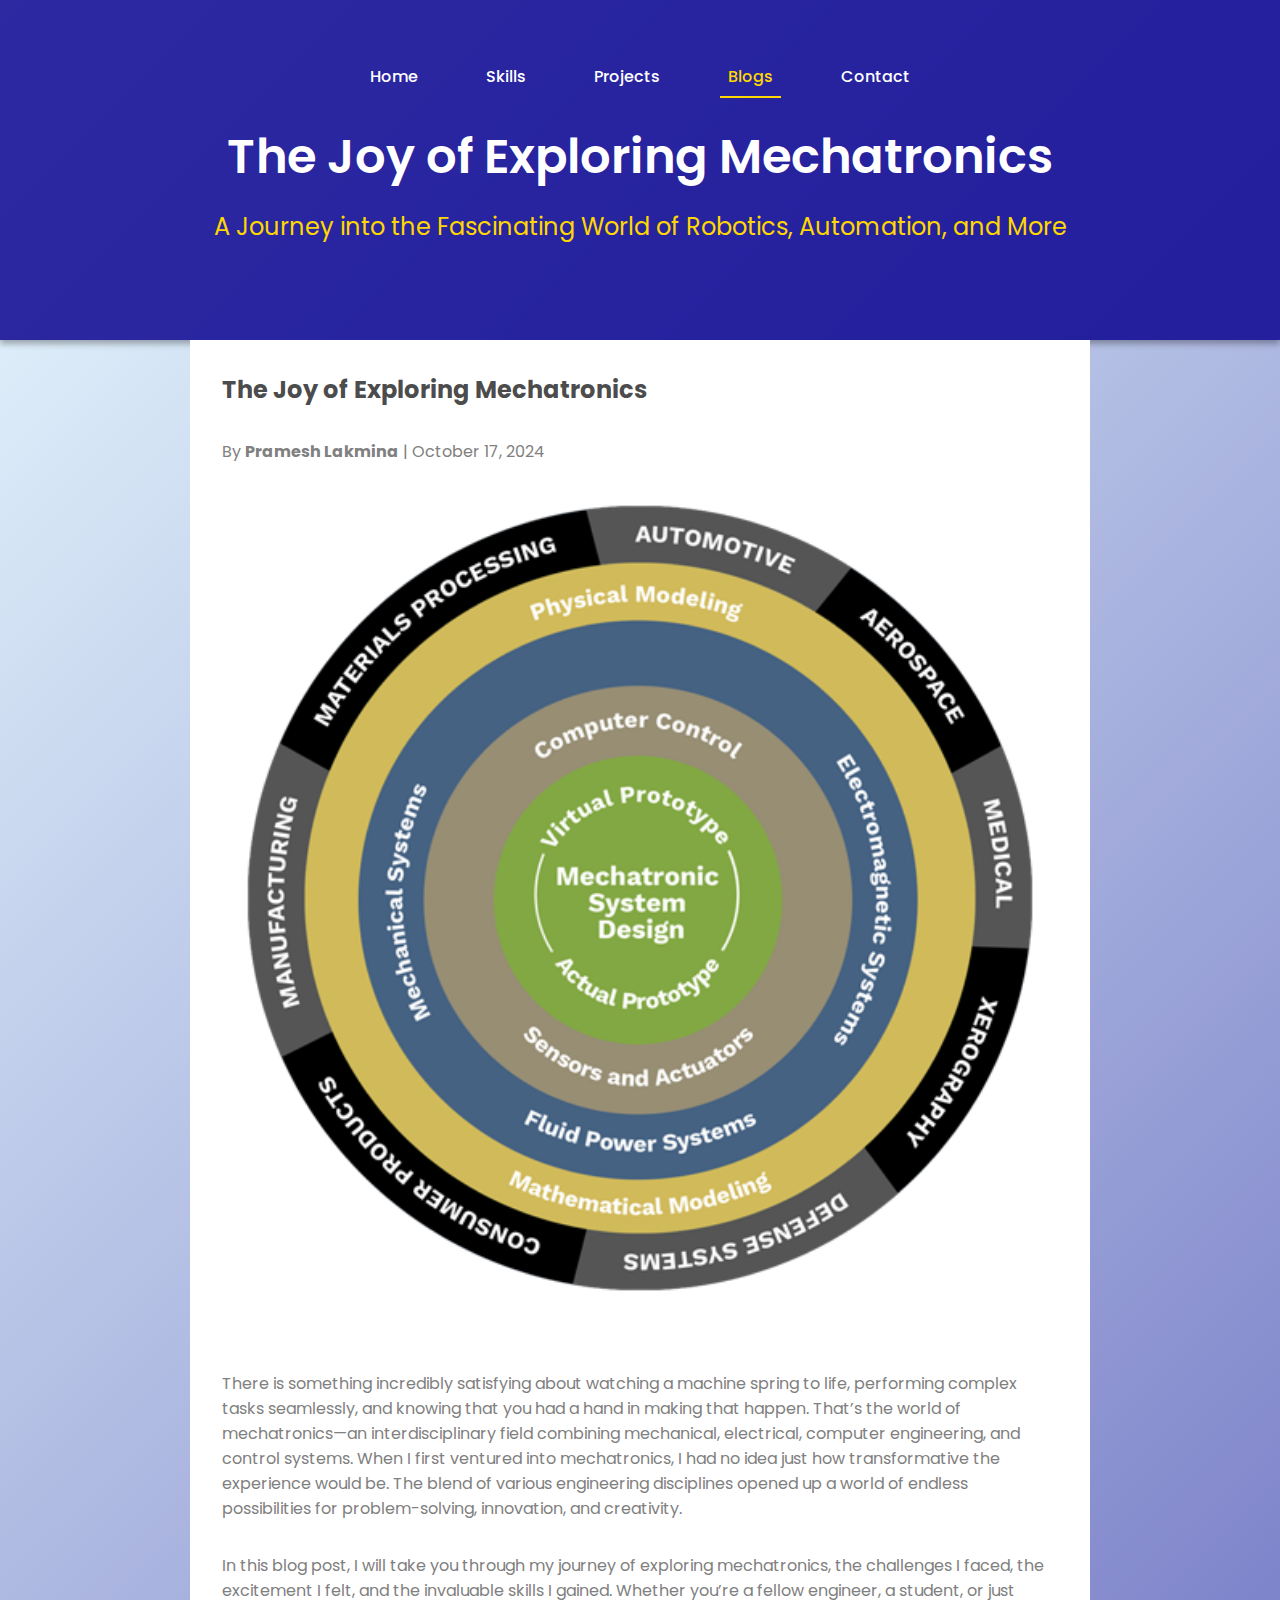
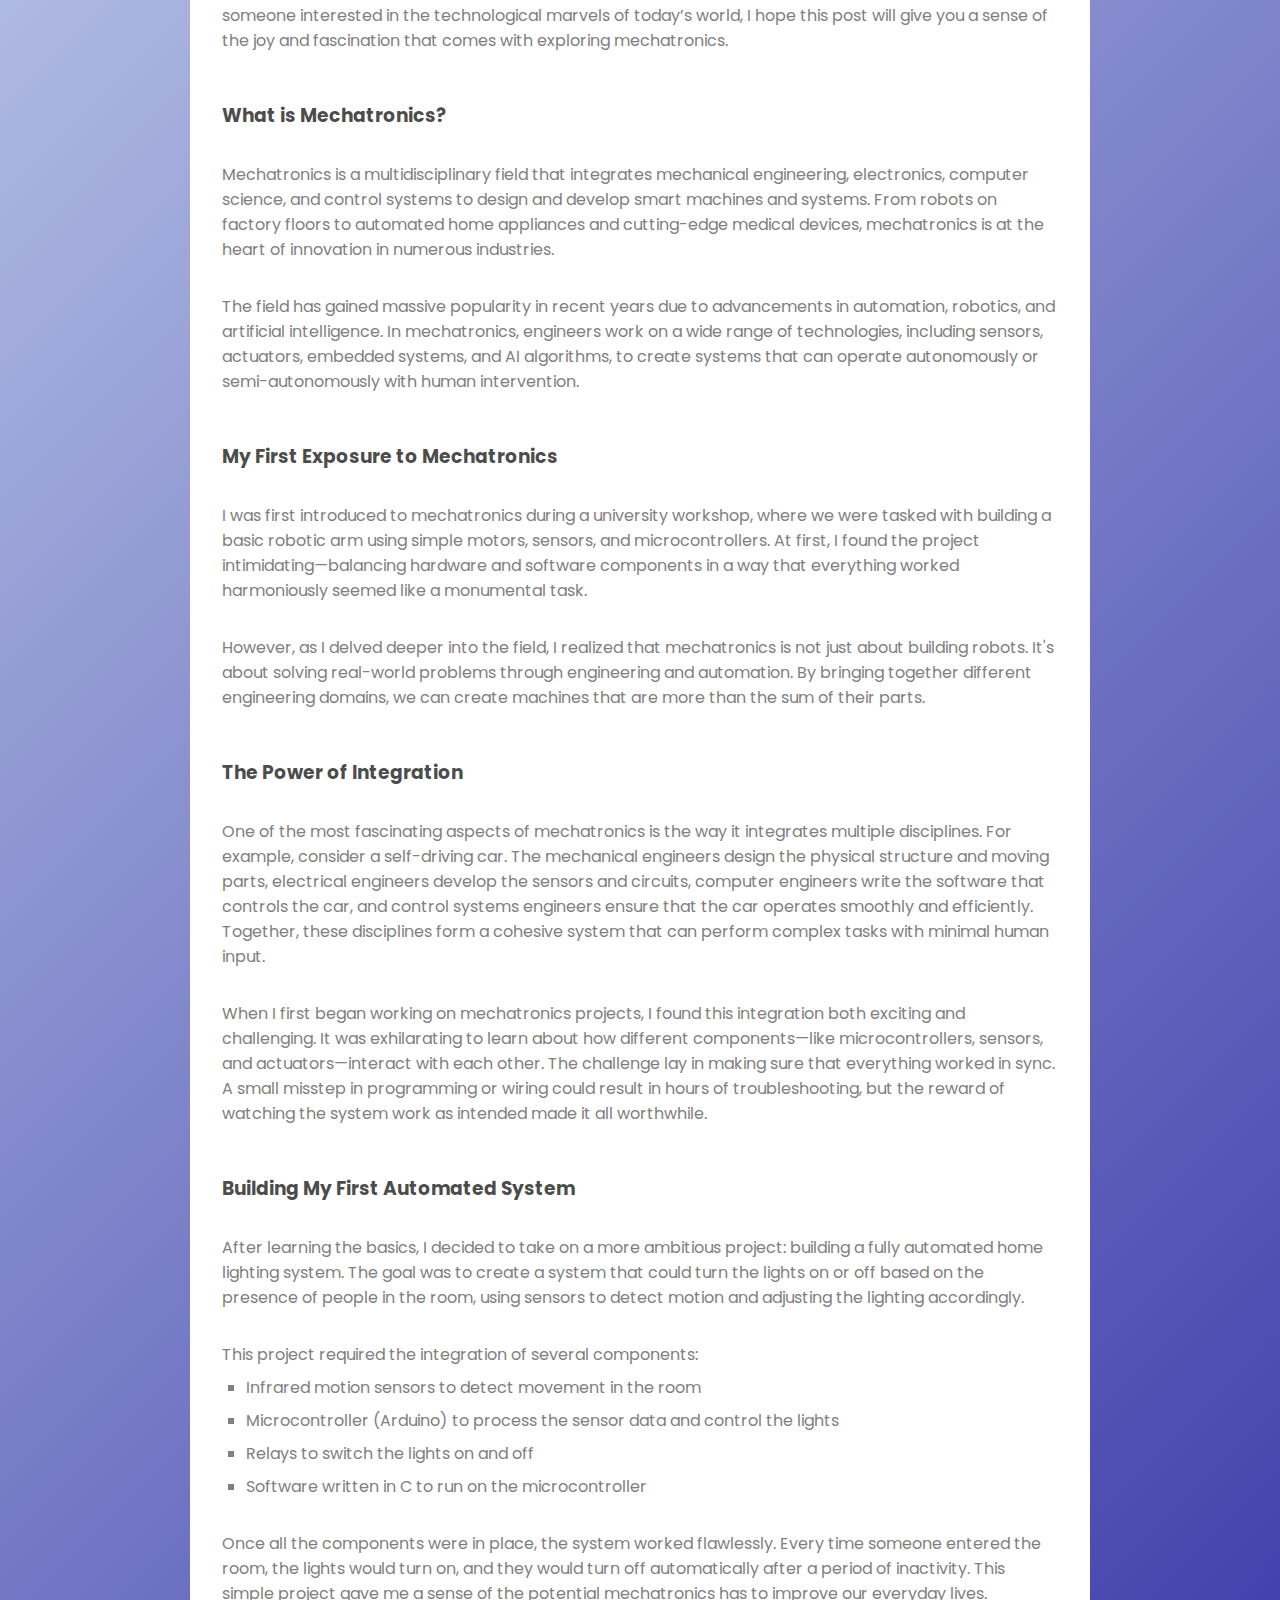
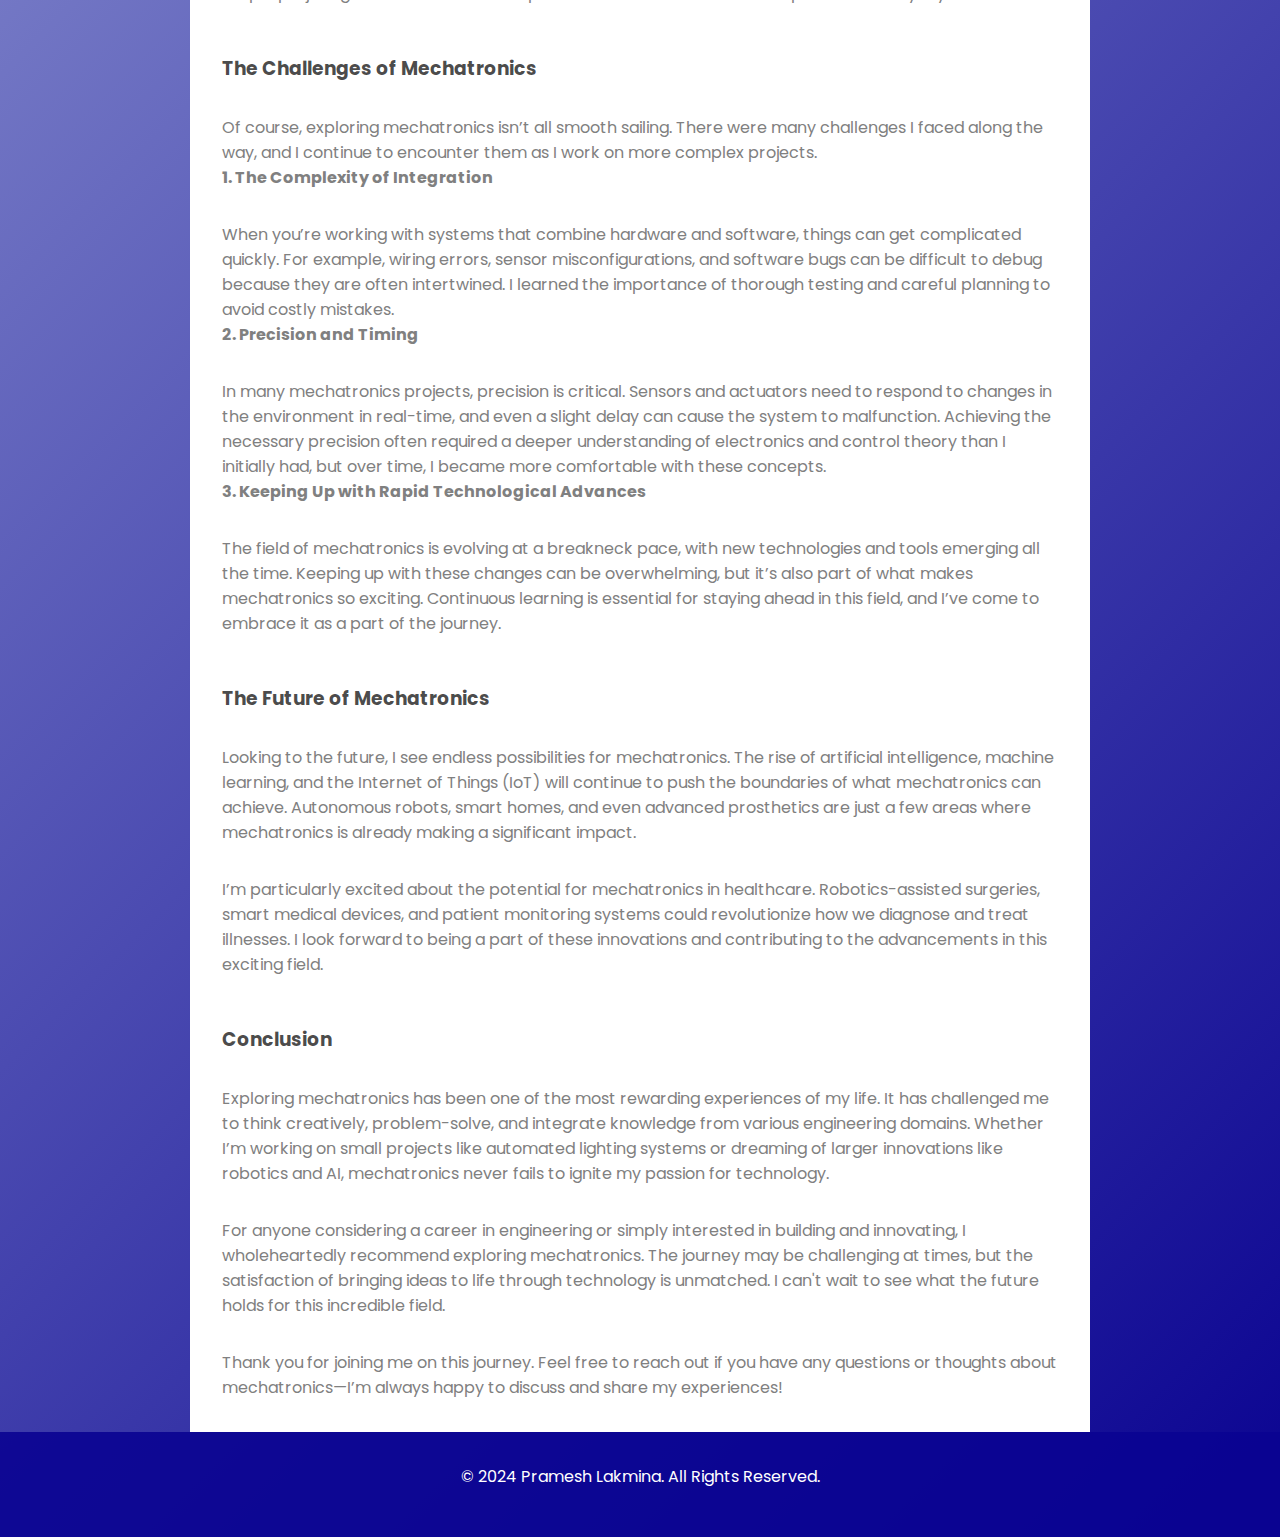
<file: src/pages/mechatronics-blog.html>
<!DOCTYPE html>
<html lang="en">
  <head>
    <meta charset="UTF-8" />
    <meta name="viewport" content="width=device-width, initial-scale=1.0" />
    <meta
      name="description"
      content="An in-depth blog post by Pramesh Lakmina on the joy and excitement of exploring Mechatronics."
    />
    <link
      rel="icon"
      href="../../public/images/The Joy of Exploring Mechatronics Diagram.png"
    />
    <title>The Joy of Exploring Mechatronics | Pramesh Lakmina</title>
    <link rel="stylesheet" href="../../public/styles/styles.css" />
  </head>
  <body>
    <header class="hero-header">
      <input type="checkbox" id="menuToggle" />
      <label for="menuToggle" class="menu-toggle">
        <i class="fas fa-bars"></i>
      </label>

      <nav id="main-nav" class="main-nav">
        <a href="../../index.html">Home</a>
        <a href="../skills.html">Skills</a>
        <a href="../projects.html">Projects</a>
        <a href="../blogs.html" class="active">Blogs</a>
        <a href="../contact.html">Contact</a>
      </nav>
      <h1 class="main-title">The Joy of Exploring Mechatronics</h1>
      <p class="tagline">
        A Journey into the Fascinating World of Robotics, Automation, and More
      </p>
    </header>

    <main class="full-blog-post-container">
      <section class="blog-content">
        <article class="full-blog-post">
          <header>
            <h2>The Joy of Exploring Mechatronics</h2>
            <p>
              By <strong>Pramesh Lakmina</strong> |
              <time datetime="2024-10-17">October 17, 2024</time>
            </p>
          </header>

          <img
            src="../../public/images/The Joy of Exploring Mechatronics Diagram.png"
            alt="Mechatronics engineering components"
            class="blog-image"
          />

          <p>
            There is something incredibly satisfying about watching a machine
            spring to life, performing complex tasks seamlessly, and knowing
            that you had a hand in making that happen. That’s the world of
            mechatronics—an interdisciplinary field combining mechanical,
            electrical, computer engineering, and control systems. When I first
            ventured into mechatronics, I had no idea just how transformative
            the experience would be. The blend of various engineering
            disciplines opened up a world of endless possibilities for
            problem-solving, innovation, and creativity.
          </p>

          <p>
            In this blog post, I will take you through my journey of exploring
            mechatronics, the challenges I faced, the excitement I felt, and the
            invaluable skills I gained. Whether you’re a fellow engineer, a
            student, or just someone interested in the technological marvels of
            today’s world, I hope this post will give you a sense of the joy and
            fascination that comes with exploring mechatronics.
          </p>

          <h3>What is Mechatronics?</h3>
          <p>
            Mechatronics is a multidisciplinary field that integrates mechanical
            engineering, electronics, computer science, and control systems to
            design and develop smart machines and systems. From robots on
            factory floors to automated home appliances and cutting-edge medical
            devices, mechatronics is at the heart of innovation in numerous
            industries.
          </p>

          <p>
            The field has gained massive popularity in recent years due to
            advancements in automation, robotics, and artificial intelligence.
            In mechatronics, engineers work on a wide range of technologies,
            including sensors, actuators, embedded systems, and AI algorithms,
            to create systems that can operate autonomously or semi-autonomously
            with human intervention.
          </p>

          <h3>My First Exposure to Mechatronics</h3>
          <p>
            I was first introduced to mechatronics during a university workshop,
            where we were tasked with building a basic robotic arm using simple
            motors, sensors, and microcontrollers. At first, I found the project
            intimidating—balancing hardware and software components in a way
            that everything worked harmoniously seemed like a monumental task.
          </p>

          <p>
            However, as I delved deeper into the field, I realized that
            mechatronics is not just about building robots. It's about solving
            real-world problems through engineering and automation. By bringing
            together different engineering domains, we can create machines that
            are more than the sum of their parts.
          </p>

          <h3>The Power of Integration</h3>
          <p>
            One of the most fascinating aspects of mechatronics is the way it
            integrates multiple disciplines. For example, consider a
            self-driving car. The mechanical engineers design the physical
            structure and moving parts, electrical engineers develop the sensors
            and circuits, computer engineers write the software that controls
            the car, and control systems engineers ensure that the car operates
            smoothly and efficiently. Together, these disciplines form a
            cohesive system that can perform complex tasks with minimal human
            input.
          </p>

          <p>
            When I first began working on mechatronics projects, I found this
            integration both exciting and challenging. It was exhilarating to
            learn about how different components—like microcontrollers, sensors,
            and actuators—interact with each other. The challenge lay in making
            sure that everything worked in sync. A small misstep in programming
            or wiring could result in hours of troubleshooting, but the reward
            of watching the system work as intended made it all worthwhile.
          </p>

          <h3>Building My First Automated System</h3>
          <p>
            After learning the basics, I decided to take on a more ambitious
            project: building a fully automated home lighting system. The goal
            was to create a system that could turn the lights on or off based on
            the presence of people in the room, using sensors to detect motion
            and adjusting the lighting accordingly.
          </p>

          <p>This project required the integration of several components:</p>
          <ul>
            <li>Infrared motion sensors to detect movement in the room</li>
            <li>
              Microcontroller (Arduino) to process the sensor data and control
              the lights
            </li>
            <li>Relays to switch the lights on and off</li>
            <li>Software written in C to run on the microcontroller</li>
          </ul>

          <p>
            Once all the components were in place, the system worked flawlessly.
            Every time someone entered the room, the lights would turn on, and
            they would turn off automatically after a period of inactivity. This
            simple project gave me a sense of the potential mechatronics has to
            improve our everyday lives.
          </p>

          <h3>The Challenges of Mechatronics</h3>
          <p>
            Of course, exploring mechatronics isn’t all smooth sailing. There
            were many challenges I faced along the way, and I continue to
            encounter them as I work on more complex projects.
          </p>

          <h4>1. The Complexity of Integration</h4>
          <p>
            When you’re working with systems that combine hardware and software,
            things can get complicated quickly. For example, wiring errors,
            sensor misconfigurations, and software bugs can be difficult to
            debug because they are often intertwined. I learned the importance
            of thorough testing and careful planning to avoid costly mistakes.
          </p>

          <h4>2. Precision and Timing</h4>
          <p>
            In many mechatronics projects, precision is critical. Sensors and
            actuators need to respond to changes in the environment in
            real-time, and even a slight delay can cause the system to
            malfunction. Achieving the necessary precision often required a
            deeper understanding of electronics and control theory than I
            initially had, but over time, I became more comfortable with these
            concepts.
          </p>

          <h4>3. Keeping Up with Rapid Technological Advances</h4>
          <p>
            The field of mechatronics is evolving at a breakneck pace, with new
            technologies and tools emerging all the time. Keeping up with these
            changes can be overwhelming, but it’s also part of what makes
            mechatronics so exciting. Continuous learning is essential for
            staying ahead in this field, and I’ve come to embrace it as a part
            of the journey.
          </p>

          <h3>The Future of Mechatronics</h3>
          <p>
            Looking to the future, I see endless possibilities for mechatronics.
            The rise of artificial intelligence, machine learning, and the
            Internet of Things (IoT) will continue to push the boundaries of
            what mechatronics can achieve. Autonomous robots, smart homes, and
            even advanced prosthetics are just a few areas where mechatronics is
            already making a significant impact.
          </p>

          <p>
            I’m particularly excited about the potential for mechatronics in
            healthcare. Robotics-assisted surgeries, smart medical devices, and
            patient monitoring systems could revolutionize how we diagnose and
            treat illnesses. I look forward to being a part of these innovations
            and contributing to the advancements in this exciting field.
          </p>

          <h3>Conclusion</h3>
          <p>
            Exploring mechatronics has been one of the most rewarding
            experiences of my life. It has challenged me to think creatively,
            problem-solve, and integrate knowledge from various engineering
            domains. Whether I’m working on small projects like automated
            lighting systems or dreaming of larger innovations like robotics and
            AI, mechatronics never fails to ignite my passion for technology.
          </p>

          <p>
            For anyone considering a career in engineering or simply interested
            in building and innovating, I wholeheartedly recommend exploring
            mechatronics. The journey may be challenging at times, but the
            satisfaction of bringing ideas to life through technology is
            unmatched. I can't wait to see what the future holds for this
            incredible field.
          </p>

          <p>
            Thank you for joining me on this journey. Feel free to reach out if
            you have any questions or thoughts about mechatronics—I’m always
            happy to discuss and share my experiences!
          </p>
        </article>
      </section>
    </main>

    <footer>
      <p>&copy; 2024 Pramesh Lakmina. All Rights Reserved.</p>
    </footer>
  </body>
</html>
</file>
<file: public/styles/styles.css>
/* Importing Google Fonts and Font Awesome for icons */
@import url("https://fonts.googleapis.com/css2?family=Poppins:wght@400;500;600&display=swap");
@import url("https://cdnjs.cloudflare.com/ajax/libs/font-awesome/6.6.0/css/all.min.css");

/* Custom Font Faces */
@font-face {
  font-family: "font-italic";
  src: url("../fonts/Poppins-Italic.ttf");
}

@font-face {
  font-family: "font-thin";
  src: url("../fonts/Poppins-Thin.ttf");
}

@font-face {
  font-family: "font-light";
  src: url("../fonts/Poppins-Light.ttf");
}

@font-face {
  font-family: "font-regular";
  src: url("../fonts/Poppins-Light.ttf");
}

@font-face {
  font-family: "font-medium";
  src: url("../fonts/Poppins-Medium.ttf");
}

@font-face {
  font-family: "font-semibold";
  src: url("../fonts/Poppins-SemiBold.ttf");
}

/* Global Styles */
* {
  margin: 0;
  padding: 0;
  box-sizing: border-box;
  font-family: "Poppins", sans-serif;
}

/* Body Styles */
body {
  background: linear-gradient(135deg, #eafbff, #0a0391);
  color: #fff;
  transition: background 0.5s ease;
}

/* Email Input Styles */
input[type="email"] {
  padding: 10px;
  border-radius: 4px;
  border: 2px solid #ccc;
  transition: border-color 0.3s ease;
}

/* Email Input Focus States */
input[type="email"]:focus:invalid {
  border: 2px solid red;
}

input[type="email"]:focus:valid {
  border: 2px solid green;
}

/* Email Input Validation States */
input[type="email"]:not(:placeholder-shown):invalid {
  border: 2px solid red;
}

input[type="email"]:not(:placeholder-shown):valid {
  border: 2px solid green;
}

/* Hero Header Section */
.hero-header {
  text-align: center;
  padding: 4rem 2rem;
  background: rgba(10, 3, 145, 0.85);
  box-shadow: 0 4px 6px rgba(0, 0, 0, 0.3);
}

.hero-header input {
  display: none;
}

/* Navigation Styles */
.hero-header nav {
  margin-bottom: 2rem;
}

.hero-header nav a {
  color: #fff;
  margin: 0 1.5rem;
  text-decoration: none;
  font-weight: 500;
  padding: 0.5rem;
  position: relative;
}

/* Navigation Hover and Active States */
.hero-header nav a:hover,
.hero-header nav a.active {
  color: #ffd700;
  border-bottom: 2px solid #ffd700;
  transition: border-bottom 0.3s ease-in;
}

.menu-toggle {
  display: none;
  font-size: 24px;
  color: white;
  background-color: transparent;
  border: none;
  cursor: pointer;
}

/* About Me Section */
.about-me {
  display: flex;
  align-items: center;
  justify-content: center;
  gap: 2rem;
  padding: 3rem;
  margin-top: 3rem;
}

/* Profile Image Styles */
.profile-img img {
  border-radius: 50px;
  box-shadow: 0 8px 15px rgba(0, 0, 0, 0.3);
  height: 20rem;
}

/* About Content Styles */
.about-content h2 {
  font-size: 2.5rem;
  color: #ffd700;
  margin-bottom: 1rem;
}

.about-content p {
  font-size: 1.1rem;
  color: rgba(255, 255, 255, 0.9);
  line-height: 1.6;
  max-width: 600px;
  animation: fadeIn 1s ease;
}

/* First Letter Styling in About Content */
.about-content p::first-letter {
  font-size: 1.8rem;
  font-weight: 600;
  color: #ffd700;
}

/* Main Title Styles */
.main-title {
  font-size: 3rem;
  font-weight: 600;
  margin-bottom: 1rem;
  animation: fadeIn 1s ease-in-out;
}

/* Tagline Styles */
.tagline {
  font-size: 1.5rem;
  color: #ffd700;
  margin-bottom: 2rem;
  animation: slideUp 1.2s ease-in-out;
}

/* Call to Action Button Styles */
.cta-button {
  margin: 1rem 3rem;
  display: inline-block;
  padding: 1rem 2rem;
  text-decoration: none;
  background-color: #ffd700;
  color: #0a0391;
  font-weight: 600;
  border-radius: 30px;
  text-transform: uppercase;
  letter-spacing: 1px;
  transition: transform 0.3s ease, background-color 0.3s ease;
}

/* Call to Action Button Hover State */
.cta-button:hover {
  background-color: #fff;
  transform: scale(1.05);
}

/* Skills Section */
.skills-section {
  text-align: center;
  padding: 4rem 2rem;
}

.skills-section h2 {
  font-size: 2.5rem;
  color: #ffd700;
  margin-bottom: 2rem;
}

/* Skills List Styles */
.skills-list {
  display: flex;
  justify-content: center;
  gap: 2rem;
  flex-wrap: wrap;
}

.skills-list li {
  background-color: rgba(10, 3, 145, 0.8);
  padding: 1rem 2rem;
  border-radius: 5px;
  font-size: 1.2rem;
  transition: transform 0.3s ease;
}

/* Skills List Hover State */
.skills-list li:hover {
  transform: scale(1.5);
  list-style-type: none;
  background-color: #fff;
  color: #0a0391;
}

/* Projects Section */
.projects-section {
  text-align: center;
  padding: 4rem 2rem;
}

/* Projects Container Styles */
.projects-container {
  display: grid;
  grid-template-columns: repeat(auto-fit, minmax(400px, 1fr));
  max-height: max-content;
  gap: 2rem;
  margin-top: 2rem;
  align-items: center;
}

/* Project Card Styles */
.project-card {
  border: 2px solid #ffd700;
  padding: 4rem 2rem;
  transform: perspective(1px) translateZ(0);
  transition: all 0.4s cubic-bezier(0.86, 0.01, 0.15, 0.99);
  overflow: hidden;
}

/* Project Card Before Pseudo-element */
.project-card::before {
  content: "";
  position: absolute;
  z-index: -1;
  top: 0px;
  left: 0px;
  right: 0px;
  bottom: 0;
  clip-path: circle(0.5% at 50% 50%);
  background: rgba(10, 3, 145, 0.8);
  transition: 1s;
  opacity: 1;
}

/* Project Card Hover State */
.project-card:hover::before {
  clip-path: circle(100% at 50% 50%);
}

.project-card:hover {
  color: white;
  transform: scale3d(1.05, 1.05, 1);
  transition: all 1s cubic-bezier(0.86, 0.01, 0.15, 0.99);
  border-radius: 10rem;
  box-shadow: 0 0 0 10px rgba(250, 250, 250, 0.1);
}

/* Blog Section */
.blog-section {
  padding: 3rem;
  display: flex;
  flex-direction: row;
  gap: 2rem;
}

/* Blog Post Styles */
.blog-post {
  display: flex;
  flex-direction: column;
  justify-content: space-between;
  background-color: rgba(10, 3, 145, 0.9);
  padding: 2rem;
  border-radius: 10px;
  box-shadow: 0 4px 8px rgba(0, 0, 0, 0.2);
  transition: transform 0.3s ease, background-color 0.3s ease;
}

.blog-post h2 {
  color: #ffd700;
  font-size: 2rem;
  margin-bottom: 1rem;
}

.blog-post time {
  display: block;
  color: rgba(255, 255, 255, 0.7);
  font-size: 0.9rem;
  margin-bottom: 1rem;
}

.blog-post p {
  font-size: 1.1rem;
  color: rgba(255, 255, 255, 0.9);
  line-height: 1.6;
}

/* Read More Button Styles */
.read-more {
  display: inline-block;
  margin-top: 1.5rem;
  padding: 0.5rem 1.5rem;
  background-color: #ffd700;
  color: #0a0391;
  font-weight: 600;
  border-radius: 20px;
  text-transform: uppercase;
  transition: background-color 0.3s ease;
}

/* Read More Button Hover State */
.read-more:hover {
  background-color: #fff;
}

/* Full Blog Post Container */
.full-blog-post-container {
  .main-title {
    font-size: 2.5rem;
  }

  .tagline {
    font-size: 1.2rem;
    font-style: italic;
  }

  .blog-content {
    padding: 2rem;
    display: flex;
    flex-direction: column;
    gap: 2rem;
    max-width: 900px;
    color: gray;
    margin: 0 auto;
    background-color: white;
  }

  .full-blog-post {
    h2 {
      color: #070707bd;
    }

    h3 {
      color: #070707bd;
      margin-top: 3rem;
    }

    p {
      margin-top: 2rem;
    }
  }

  .blog-image {
    width: 100%;
    height: auto;
    margin: 1rem 0;
  }

  .blog-content ul {
    list-style-type: square;
    padding-left: 1.5rem;
  }

  .blog-content ul li {
    margin: 0.5rem 0;
  }
}

/* Contact Section */
.contact-section {
  text-align: center;
  padding: 4rem 2rem;
  display: flex;
  flex-direction: column;
  align-items: center;
}

.contact-section h2 {
  margin-bottom: 2rem;
}

/* Contact Form Styles */
.contact-form {
  display: flex;
  width: 40rem;
  flex-direction: column;
  gap: 1.5rem;
  padding: 40px;
  border: #ffd700 2px solid;
}

.contact-form input,
.contact-form textarea {
  padding: 1rem;
  border: none;
  border-radius: 5px;
  outline: none;
  font-size: 1rem;
  background-color: #fff;
  color: #0a0391;
}

.contact-form input::placeholder,
.contact-form textarea::placeholder {
  color: rgba(10, 3, 145, 0.6);
}

/* Contact Form Button Styles */
.contact-form button {
  padding: 1rem 2rem;
  background-color: #ffd700;
  color: #0a0391;
  font-weight: 600;
  border-radius: 30px;
  cursor: pointer;
  transition: background-color 0.3s ease;
}

/* Contact Form Button Hover State */
.contact-form button:hover {
  background-color: #fff;
}

/* Social Icons Styles */
.social-icons {
  margin-top: 2rem;
  display: flex;
  justify-content: center;
  gap: 1rem;
}

.social-icons a {
  color: #ffd700;
  font-size: 1.5rem;
  transition: transform 0.3s ease;
}

/* Social Icons Hover State */
.social-icons a:hover {
  transform: scale(1.2);
}

/* Footer Styles */
footer {
  text-align: center;
  padding: 2rem;
  background-color: rgba(10, 3, 145, 0.9);
}

footer p {
  margin-bottom: 1rem;
  color: #fff;
}

/* Keyframe Animations */
@keyframes fadeIn {
  0% {
    opacity: 0;
    transform: translateY(20px);
  }
  100% {
    opacity: 1;
    transform: translateY(0);
  }
}

@keyframes slideUp {
  0% {
    opacity: 0;
    transform: translateY(100%);
  }
  100% {
    opacity: 1;
    transform: translateY(0);
  }
}

/* Media Queries for Small Screens */
@media screen and (max-width: 480px) {
  .full-blog-post-container {
    font-size: 0.8rem;
    gap: 2rem;

    p,
    h2,
    h3 {
      margin-top: 0.8rem;
    }
  }

  .about-me {
    flex-direction: column;
  }

  .main-title {
    font-size: 2rem;
  }

  .cta-button {
    padding: 0.8rem 1.5rem;
    font-size: 0.9rem;
  }

  .about-content h2 {
    font-size: 2rem;
  }

  .about-content p {
    font-size: 1rem;
  }
}

/* Media Queries for Medium Screens */
@media screen and (max-width: 768px) {
  * {
    font-size: 0.8rem;
  }

  .main-nav {
    display: none;
    border-radius: 5px;
    flex-direction: column;
    background-color: rgba(10, 3, 145, 0.963);
    position: absolute;
    width: 50%;
    top: 62px;
    right: 20px;
    padding: 0;
  }

  .main-nav a {
    padding: 15px;
    border-bottom: 1px solid #555;
  }

  .main-nav a:last-child {
    border-bottom: none;
  }

  /* Make the menu button visible */
  .menu-toggle {
    display: flex;
    justify-content: flex-end;
    top: 10px;
    right: 10px;
    z-index: 100;
  }

  /* When the checkbox with id "menuToggle" is checked, display the main navigation menu */
  #menuToggle:checked ~ .main-nav {
    display: flex;
  }

  /* Hide the checkbox input (but still use it to control the menu) */
  #menuToggle {
    display: none;
  }
  .full-blog-post-container {
    font-size: 0.8rem;
    gap: 2rem;

    p,
    h2,
    h3 {
      margin-top: 0.8rem;
    }
  }

  .contact-form {
    width: 20rem;
  }

  .projects-container {
    display: flex !important;
    flex-direction: column;
  }

  .about-me {
    flex-direction: column;
  }

  /* 
    This CSS rule targets an element with the id "cta-contact-me" 
    that is a === descendant === of an element with the class "about-me-cta-button-container". 
    It sets the display property of this element to "none", effectively hiding it from view.
  */
  .about-me-cta-button-container [id="cta-contact-me"] {
    display: none;
  }

  .main-title {
    font-size: 2rem;
  }

  .cta-button {
    padding: 0.8rem 1.5rem;
    font-size: 0.9rem;
  }

  .about-content h2 {
    font-size: 2rem;
  }

  .about-content p {
    font-size: 1rem;
  }

  .blog-post h2 {
    font-size: 1.5rem;
  }

  .blog-post p {
    font-size: 1rem;
  }

  .read-more {
    padding: 0.4rem 1rem;
  }

  .blog-section {
    flex-direction: column;
  }
}

/* Media Queries for Large Screens */
@media screen and (max-width: 1200px) {
  .projects-container {
    grid-template-columns: repeat(auto-fit, minmax(400px, 1fr));
  }
}
</file>
